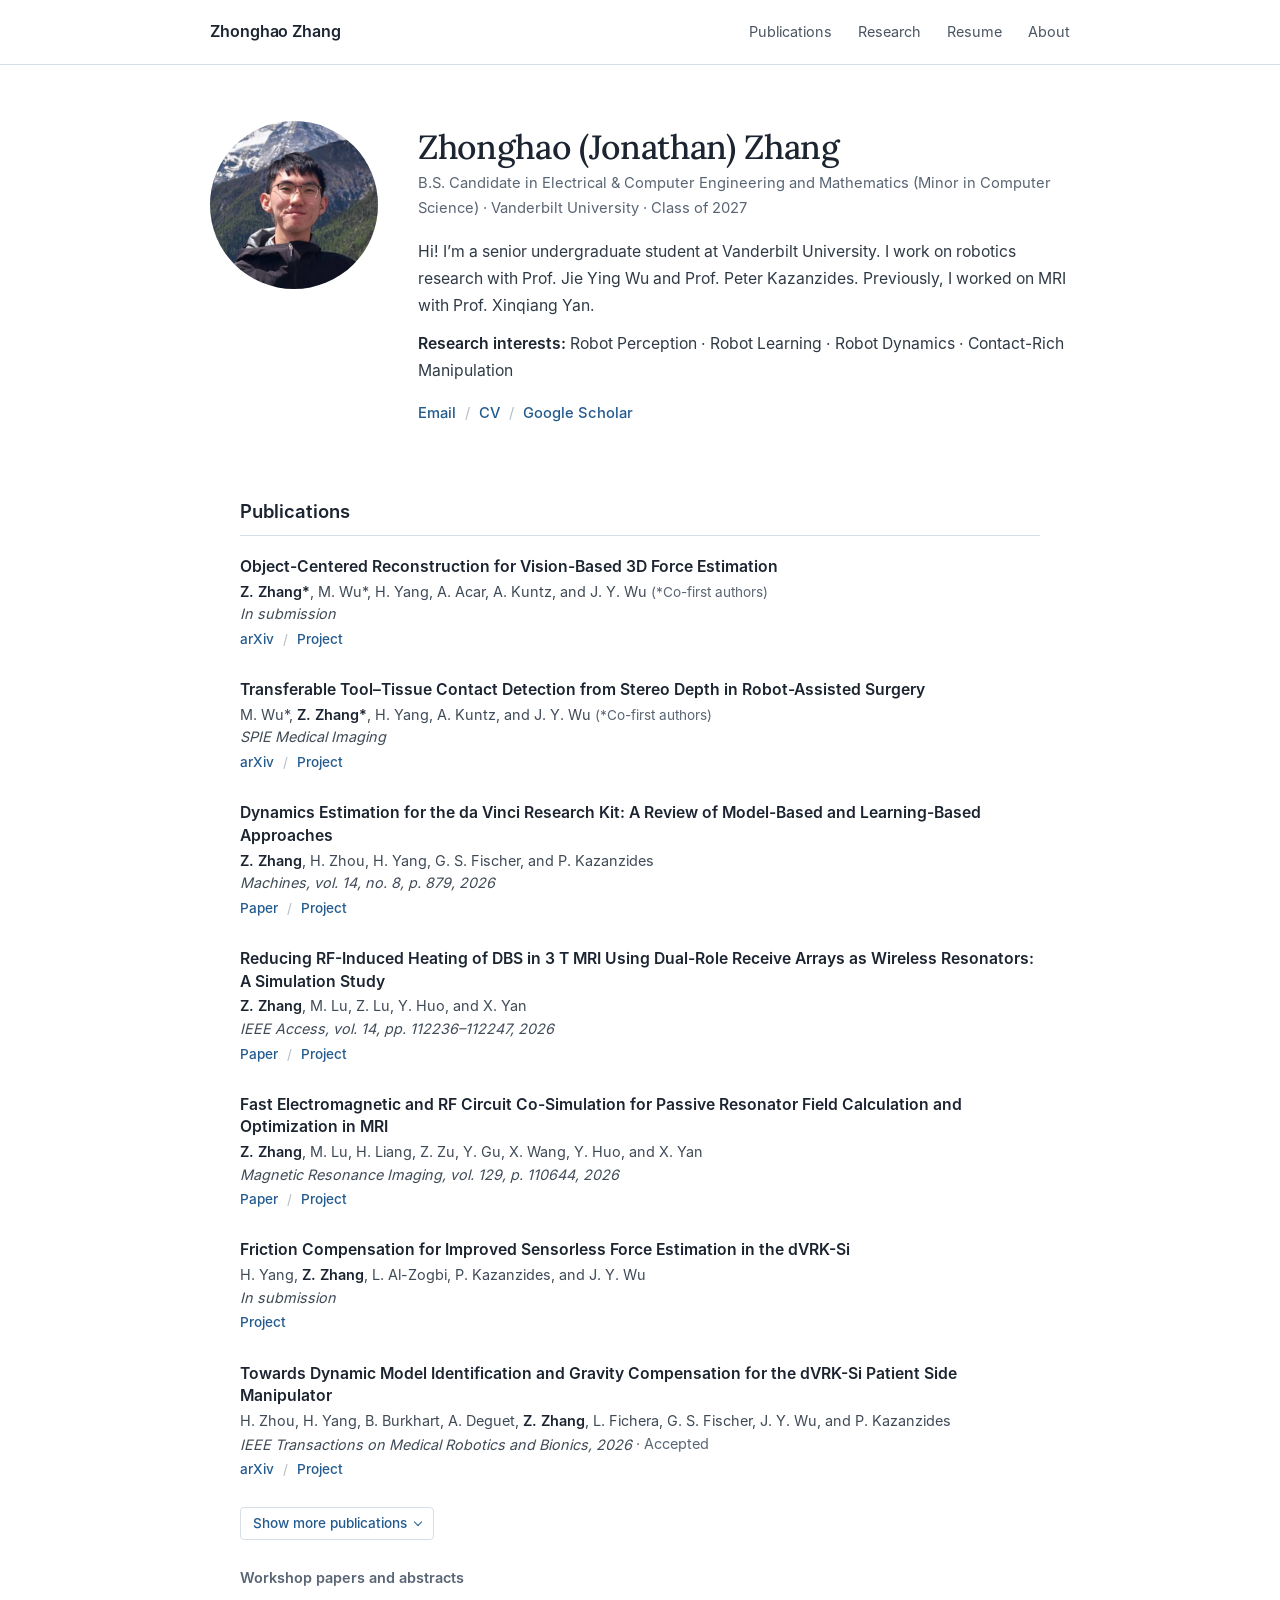
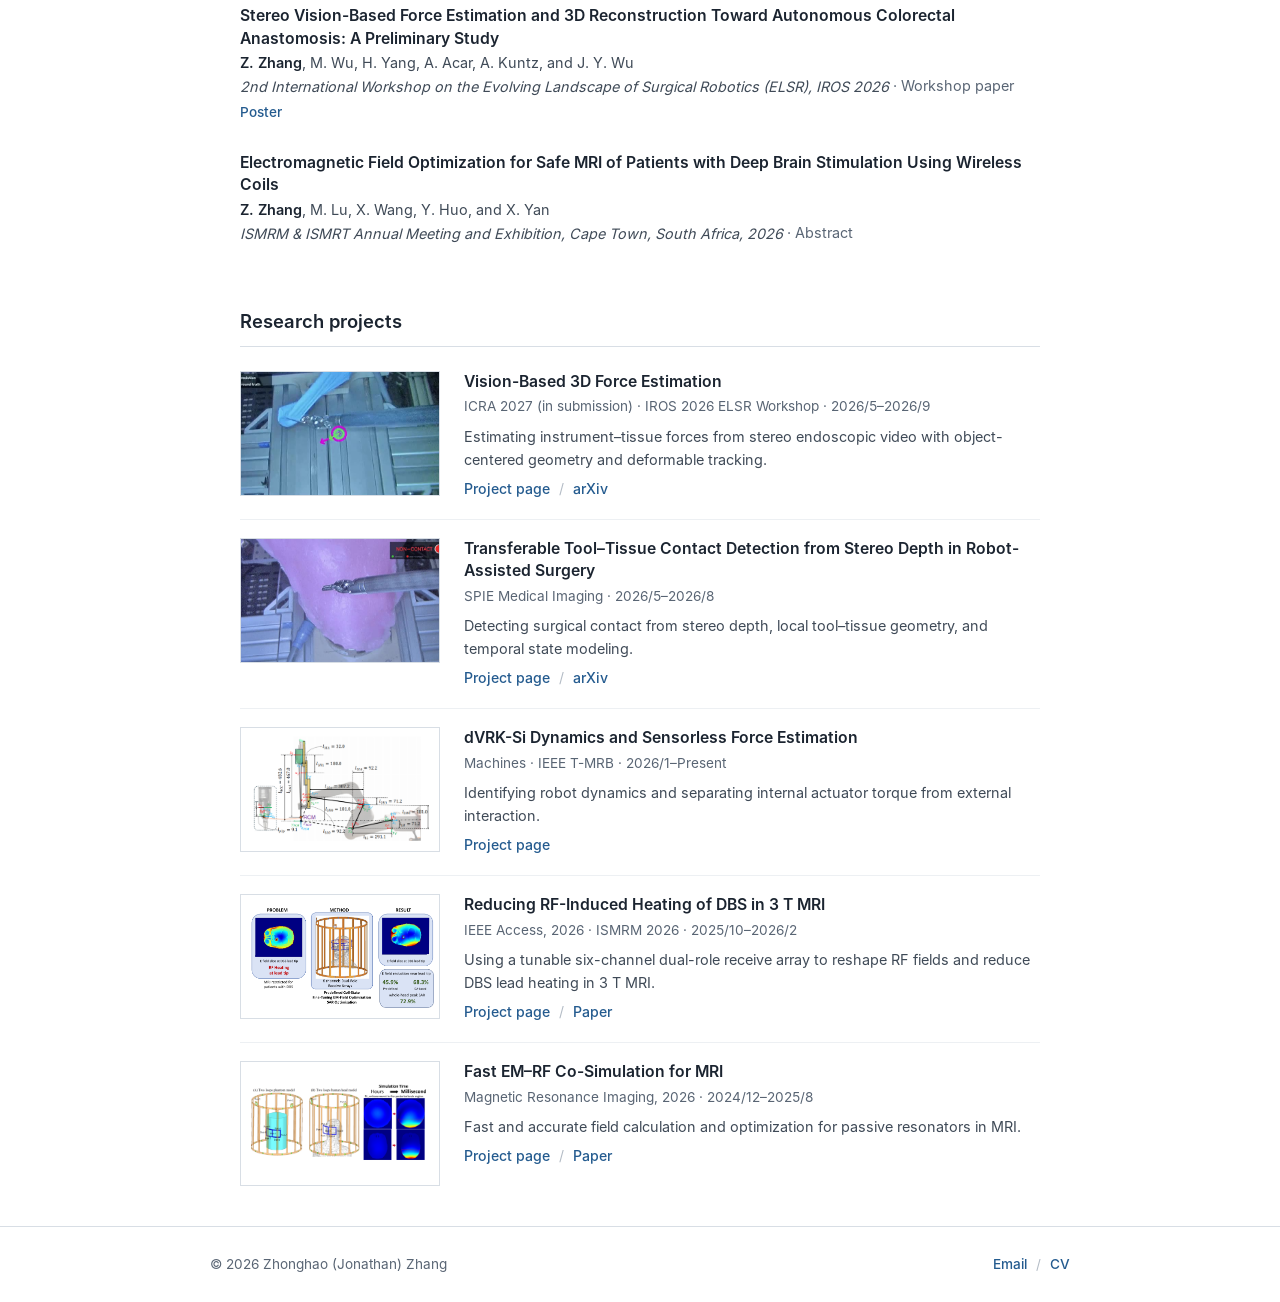
<file: index.html>
<!DOCTYPE html>
<html lang="en"><head><meta charset="utf-8"><meta name="viewport" content="width=device-width, initial-scale=1"><link rel="preload" href="zhonghao-zhang-portrait.png" as="image"><link rel="preload" href="research/dvrk/dynamics-thumb.png" as="image"><link rel="preload" href="research/dbs/graphical-abstract-cover.png" as="image"><link rel="preload" href="research/em-rf/paper-cover.png" as="image"><link rel="stylesheet" href="_next/static/css/index.x5koiVtR.css" data-rsc-css-href="/_next/static/css/index.x5koiVtR.css" data-precedence="vite-rsc/importer-resources"><title>Zhonghao Zhang · Robotics Research</title><meta name="description" content="Zhonghao Zhang researches robot perception, physical interaction, dynamics, and learning for surgical and contact-rich robotics."><link rel="shortcut icon" href="favicon.svg"><link rel="icon" href="favicon.svg"></head><body><header class="site-header"><div class="shell-narrow header-inner"><a href="index.html" class="brand" aria-label="Zhonghao Zhang home"><span class="brand-name">Zhonghao Zhang</span></a><nav aria-label="Primary navigation" class="main-nav"><a href="index.html#publications">Publications</a><a href="index.html#research">Research</a><a href="resume/index.html">Resume</a><a href="about/index.html">About</a></nav></div></header><main><section class="home-hero shell-narrow"><img class="home-photo" src="zhonghao-zhang-portrait.png" alt="Zhonghao Zhang"><div class="home-intro"><h1>Zhonghao (Jonathan) Zhang</h1><p class="home-role">B.S. Candidate in Electrical &amp; Computer Engineering and Mathematics (Minor in Computer Science) · Vanderbilt University · Class of 2027</p><p>Hi! I’m a senior undergraduate student at Vanderbilt University. I work on robotics research with Prof. Jie Ying Wu and Prof. Peter Kazanzides. Previously, I worked on MRI with Prof. Xinqiang Yan.</p><p class="home-keywords"><span>Research interests:</span> <!-- -->Robot Perception · Robot Learning · Robot Dynamics · Contact-Rich Manipulation</p><div class="link-row home-links"><a href="mailto:zhonghao.zhang@vanderbilt.edu">Email</a><a href="Zhonghao_Zhang_Resume.pdf">CV</a><a href="https://scholar.google.com/citations?user=4jNN4sIAAAAJ&amp;hl=en" target="_blank" rel="noreferrer">Google Scholar</a></div></div></section><section class="home-section home-content-narrow" id="publications"><h2>Publications</h2><ol class="pub-list"><li class="pub-item"><p class="pub-title">Object-Centered Reconstruction for Vision-Based 3D Force Estimation</p><p class="pub-authors"><strong>Z. Zhang*</strong>, M. Wu*, H. Yang, A. Acar, A. Kuntz, and J. Y. Wu<span class="pub-note"> (<!-- -->*Co-first authors<!-- -->)</span></p><p class="pub-venue"><em>In submission</em></p><p class="link-row"><a href="https://arxiv.org/abs/2609.23856" target="_blank" rel="noreferrer">arXiv</a><a href="research/vision-force-estimation/index.html">Project</a></p></li><li class="pub-item"><p class="pub-title">Transferable Tool–Tissue Contact Detection from Stereo Depth in Robot-Assisted Surgery</p><p class="pub-authors">M. Wu*, <strong>Z. Zhang*</strong>, H. Yang, A. Kuntz, and J. Y. Wu<span class="pub-note"> (<!-- -->*Co-first authors<!-- -->)</span></p><p class="pub-venue"><em>SPIE Medical Imaging</em></p><p class="link-row"><a href="https://arxiv.org/abs/2608.18270" target="_blank" rel="noreferrer">arXiv</a><a href="research/tool-tissue-contact/index.html">Project</a></p></li><li class="pub-item"><p class="pub-title">Dynamics Estimation for the da Vinci Research Kit: A Review of Model-Based and Learning-Based Approaches</p><p class="pub-authors"><strong>Z. Zhang</strong>, H. Zhou, H. Yang, G. S. Fischer, and P. Kazanzides</p><p class="pub-venue"><em>Machines, vol. 14, no. 8, p. 879, 2026</em></p><p class="link-row"><a href="https://www.mdpi.com/2075-1702/14/8/879" target="_blank" rel="noreferrer">Paper</a><a href="research/dvrk-dynamics/index.html">Project</a></p></li><li class="pub-item"><p class="pub-title">Reducing RF-Induced Heating of DBS in 3 T MRI Using Dual-Role Receive Arrays as Wireless Resonators: A Simulation Study</p><p class="pub-authors"><strong>Z. Zhang</strong>, M. Lu, Z. Lu, Y. Huo, and X. Yan</p><p class="pub-venue"><em>IEEE Access, vol. 14, pp. 112236–112247, 2026</em></p><p class="link-row"><a href="https://doi.org/10.1109/ACCESS.2026.3713428" target="_blank" rel="noreferrer">Paper</a><a href="research/dbs-mri-safety/index.html">Project</a></p></li><li class="pub-item"><p class="pub-title">Fast Electromagnetic and RF Circuit Co-Simulation for Passive Resonator Field Calculation and Optimization in MRI</p><p class="pub-authors"><strong>Z. Zhang</strong>, M. Lu, H. Liang, Z. Zu, Y. Gu, X. Wang, Y. Huo, and X. Yan</p><p class="pub-venue"><em>Magnetic Resonance Imaging, vol. 129, p. 110644, 2026</em></p><p class="link-row"><a href="https://doi.org/10.1016/j.mri.2026.110644" target="_blank" rel="noreferrer">Paper</a><a href="research/em-rf-cosimulation/index.html">Project</a></p></li><li class="pub-item"><p class="pub-title">Friction Compensation for Improved Sensorless Force Estimation in the dVRK-Si</p><p class="pub-authors">H. Yang, <strong>Z. Zhang</strong>, L. Al-Zogbi, P. Kazanzides, and J. Y. Wu</p><p class="pub-venue"><em>In submission</em></p><p class="link-row"><a href="research/dvrk-dynamics/index.html">Project</a></p></li><li class="pub-item"><p class="pub-title">Towards Dynamic Model Identification and Gravity Compensation for the dVRK-Si Patient Side Manipulator</p><p class="pub-authors">H. Zhou, H. Yang, B. Burkhart, A. Deguet, <strong>Z. Zhang</strong>, L. Fichera, G. S. Fischer, J. Y. Wu, and P. Kazanzides</p><p class="pub-venue"><em>IEEE Transactions on Medical Robotics and Bionics, 2026</em><span class="pub-status"> · <!-- -->Accepted</span></p><p class="link-row"><a href="https://arxiv.org/abs/2603.12099" target="_blank" rel="noreferrer">arXiv</a><a href="research/dvrk-dynamics/index.html">Project</a></p></li></ol><div class="pub-more-list" id="pub-more-list" hidden><ol class="pub-list"><li class="pub-item"><p class="pub-title">Monocular Depth Estimation Use and Accuracy in Simulated Endoscopic Environments</p><p class="pub-authors">P. R. Landman, V. A. Landman, M. Rao, <strong>Z. Zhang</strong>, M. Wu, J. Y. Wu, and D. Moyer</p><p class="pub-venue"><em>SPIE Medical Imaging</em></p></li></ol></div><button type="button" class="pub-more-btn" aria-expanded="false" aria-controls="pub-more-list"><span class="pub-more-closed">Show more publications</span><span class="pub-more-open">Show fewer publications</span></button><script>document.querySelectorAll(".pub-more-btn").forEach(function(b){b.addEventListener("click",function(){var l=document.getElementById(b.getAttribute("aria-controls"));var o=b.getAttribute("aria-expanded")!=="true";l.hidden=!o;b.setAttribute("aria-expanded",String(o));});});</script><h3 class="pub-subheading">Workshop papers and abstracts</h3><ol class="pub-list"><li class="pub-item"><p class="pub-title">Stereo Vision-Based Force Estimation and 3D Reconstruction Toward Autonomous Colorectal Anastomosis: A Preliminary Study</p><p class="pub-authors"><strong>Z. Zhang</strong>, M. Wu, H. Yang, A. Acar, A. Kuntz, and J. Y. Wu</p><p class="pub-venue"><em>2nd International Workshop on the Evolving Landscape of Surgical Robotics (ELSR), IROS 2026</em><span class="pub-status"> · <!-- -->Workshop paper</span></p><p class="link-row"><a href="vision-force-poster.pdf" target="_blank" rel="noreferrer">Poster</a></p></li><li class="pub-item"><p class="pub-title">Electromagnetic Field Optimization for Safe MRI of Patients with Deep Brain Stimulation Using Wireless Coils</p><p class="pub-authors"><strong>Z. Zhang</strong>, M. Lu, X. Wang, Y. Huo, and X. Yan</p><p class="pub-venue"><em>ISMRM &amp; ISMRT Annual Meeting and Exhibition, Cape Town, South Africa, 2026</em><span class="pub-status"> · <!-- -->Abstract</span></p></li></ol></section><section class="home-section home-content-narrow" id="research"><h2>Research projects</h2><ul class="project-rows"><li class="project-row-item"><a class="project-thumb" href="research/vision-force-estimation/index.html" aria-label="View Vision-Based 3D Force Estimation"><video src="research/vision-force/cover-01.mp4" poster="research/vision-force/cover-01.jpg" muted="" loop="" playsinline="" preload="none" aria-label="Vision-Based 3D Force Estimation"></video></a><div class="project-row-copy"><h3><a href="research/vision-force-estimation/index.html">Vision-Based 3D Force Estimation</a></h3><p class="project-row-venue">ICRA 2027 (in submission) · IROS 2026 ELSR Workshop<!-- --> · <!-- -->2026/5–2026/9</p><p class="project-row-summary">Estimating instrument–tissue forces from stereo endoscopic video with object-centered geometry and deformable tracking.</p><p class="link-row"><a href="research/vision-force-estimation/index.html">Project page</a><a href="https://arxiv.org/abs/2609.23856" target="_blank" rel="noreferrer">arXiv</a></p></div></li><li class="project-row-item"><a class="project-thumb" href="research/tool-tissue-contact/index.html" aria-label="View Transferable Tool–Tissue Contact Detection from Stereo Depth in Robot-Assisted Surgery"><video src="research/contact/cover-02.mp4" poster="research/contact/cover-02.jpg" muted="" loop="" playsinline="" preload="none" aria-label="Transferable Tool–Tissue Contact Detection from Stereo Depth in Robot-Assisted Surgery"></video></a><div class="project-row-copy"><h3><a href="research/tool-tissue-contact/index.html">Transferable Tool–Tissue Contact Detection from Stereo Depth in Robot-Assisted Surgery</a></h3><p class="project-row-venue">SPIE Medical Imaging<!-- --> · <!-- -->2026/5–2026/8</p><p class="project-row-summary">Detecting surgical contact from stereo depth, local tool–tissue geometry, and temporal state modeling.</p><p class="link-row"><a href="research/tool-tissue-contact/index.html">Project page</a><a href="https://arxiv.org/abs/2608.18270" target="_blank" rel="noreferrer">arXiv</a></p></div></li><li class="project-row-item"><a class="project-thumb" href="research/dvrk-dynamics/index.html" aria-label="View dVRK-Si Dynamics and Sensorless Force Estimation"><img src="research/dvrk/dynamics-thumb.png" alt=""></a><div class="project-row-copy"><h3><a href="research/dvrk-dynamics/index.html">dVRK-Si Dynamics and Sensorless Force Estimation</a></h3><p class="project-row-venue">Machines · IEEE T-MRB<!-- --> · <!-- -->2026/1–Present</p><p class="project-row-summary">Identifying robot dynamics and separating internal actuator torque from external interaction.</p><p class="link-row"><a href="research/dvrk-dynamics/index.html">Project page</a></p></div></li><li class="project-row-item"><a class="project-thumb" href="research/dbs-mri-safety/index.html" aria-label="View Reducing RF-Induced Heating of DBS in 3 T MRI"><img src="research/dbs/graphical-abstract-cover.png" alt=""></a><div class="project-row-copy"><h3><a href="research/dbs-mri-safety/index.html">Reducing RF-Induced Heating of DBS in 3 T MRI</a></h3><p class="project-row-venue">IEEE Access, 2026 · ISMRM 2026<!-- --> · <!-- -->2025/10–2026/2</p><p class="project-row-summary">Using a tunable six-channel dual-role receive array to reshape RF fields and reduce DBS lead heating in 3 T MRI.</p><p class="link-row"><a href="research/dbs-mri-safety/index.html">Project page</a><a href="https://doi.org/10.1109/ACCESS.2026.3713428" target="_blank" rel="noreferrer">Paper</a></p></div></li><li class="project-row-item"><a class="project-thumb" href="research/em-rf-cosimulation/index.html" aria-label="View Fast EM–RF Co-Simulation for MRI"><img src="research/em-rf/paper-cover.png" alt=""></a><div class="project-row-copy"><h3><a href="research/em-rf-cosimulation/index.html">Fast EM–RF Co-Simulation for MRI</a></h3><p class="project-row-venue">Magnetic Resonance Imaging, 2026<!-- --> · <!-- -->2024/12–2025/8</p><p class="project-row-summary">Fast and accurate field calculation and optimization for passive resonators in MRI.</p><p class="link-row"><a href="research/em-rf-cosimulation/index.html">Project page</a><a href="https://doi.org/10.1016/j.mri.2026.110644" target="_blank" rel="noreferrer">Paper</a></p></div></li></ul></section></main><footer class="site-footer"><div class="shell-narrow footer-inner"><p>© <!-- -->2026<!-- --> <!-- -->Zhonghao (Jonathan) Zhang</p><div class="link-row footer-links"><a href="mailto:zhonghao.zhang@vanderbilt.edu">Email</a><a href="Zhonghao_Zhang_Resume.pdf">CV</a></div></div></footer><script>(()=>{const reduced=matchMedia('(prefers-reduced-motion: reduce)').matches;const observer=new IntersectionObserver(entries=>entries.forEach(({target,isIntersecting})=>{if(isIntersecting&&!reduced)target.play().catch(()=>{});else target.pause()}),{rootMargin:'200px'});document.querySelectorAll('video').forEach(v=>{v.muted=true;v.addEventListener('click',()=>v.paused?v.play():v.pause());observer.observe(v)})})();</script></body></html>
</file>
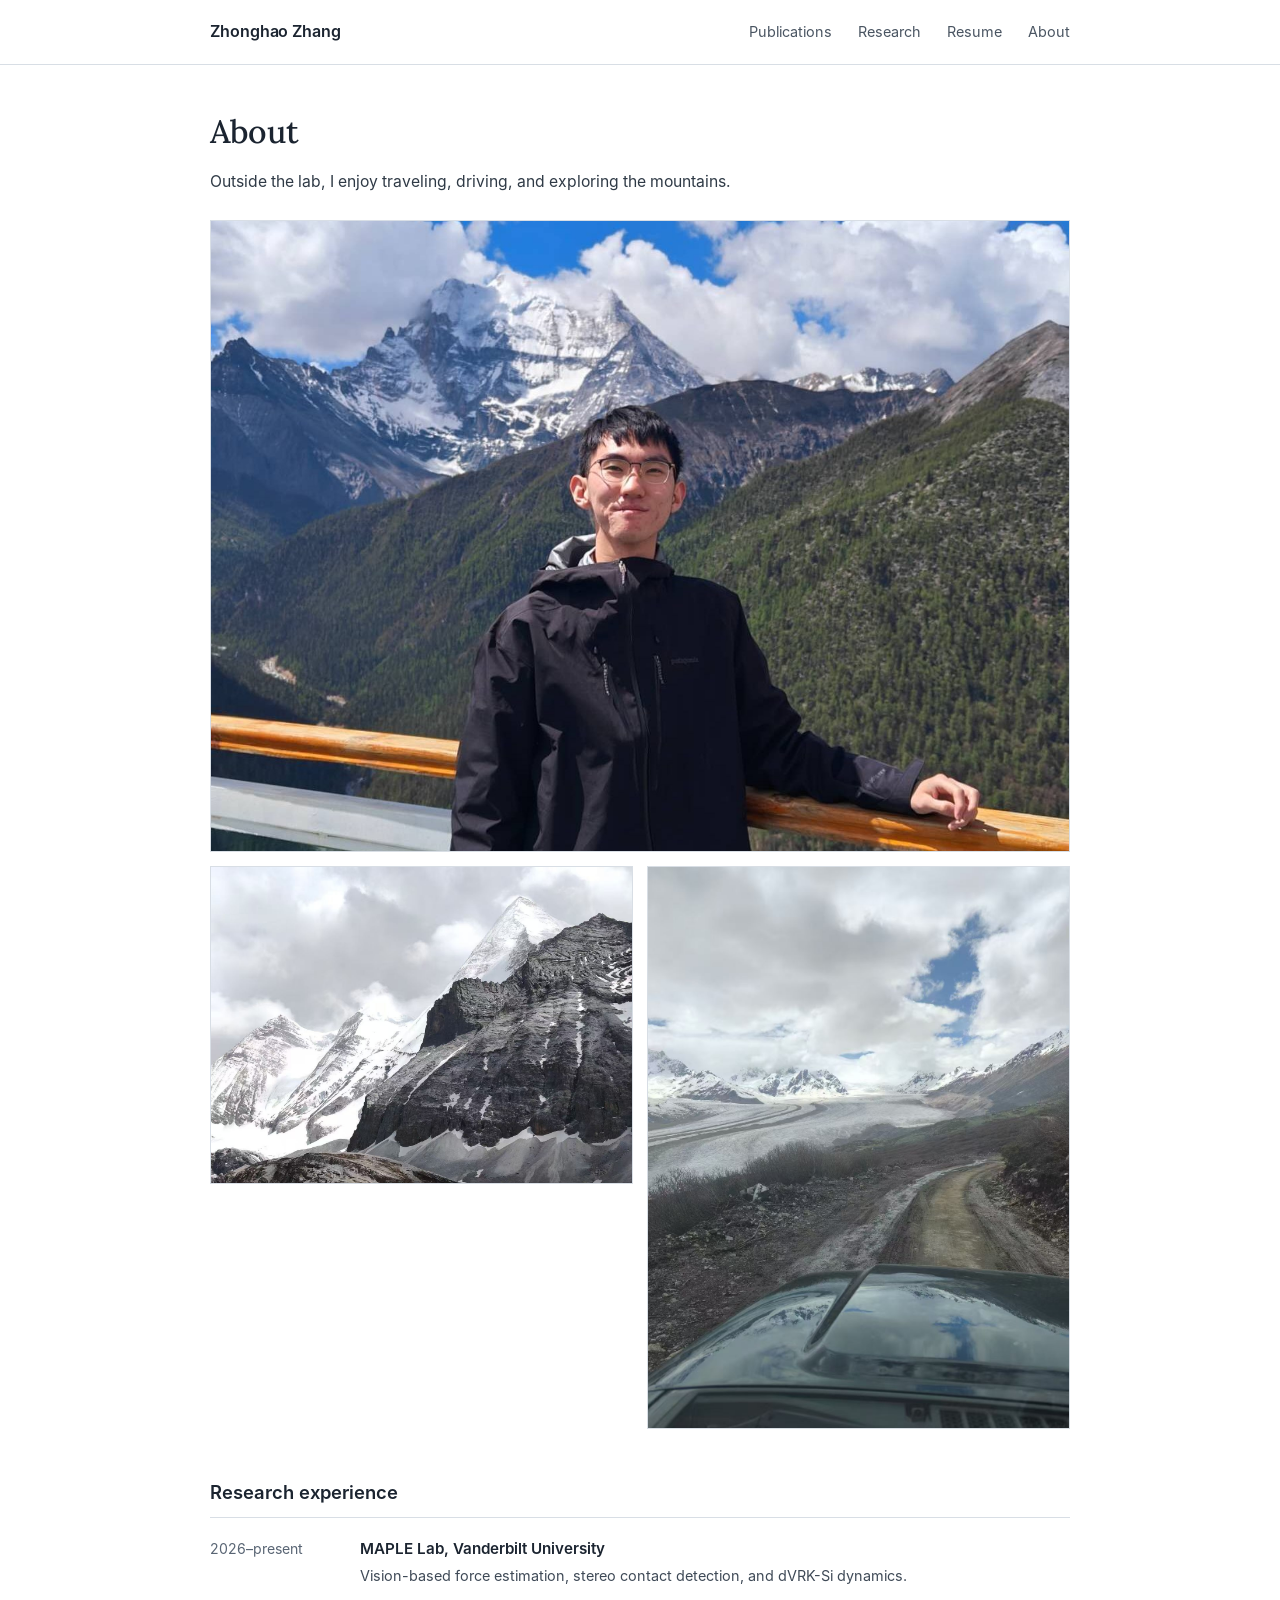
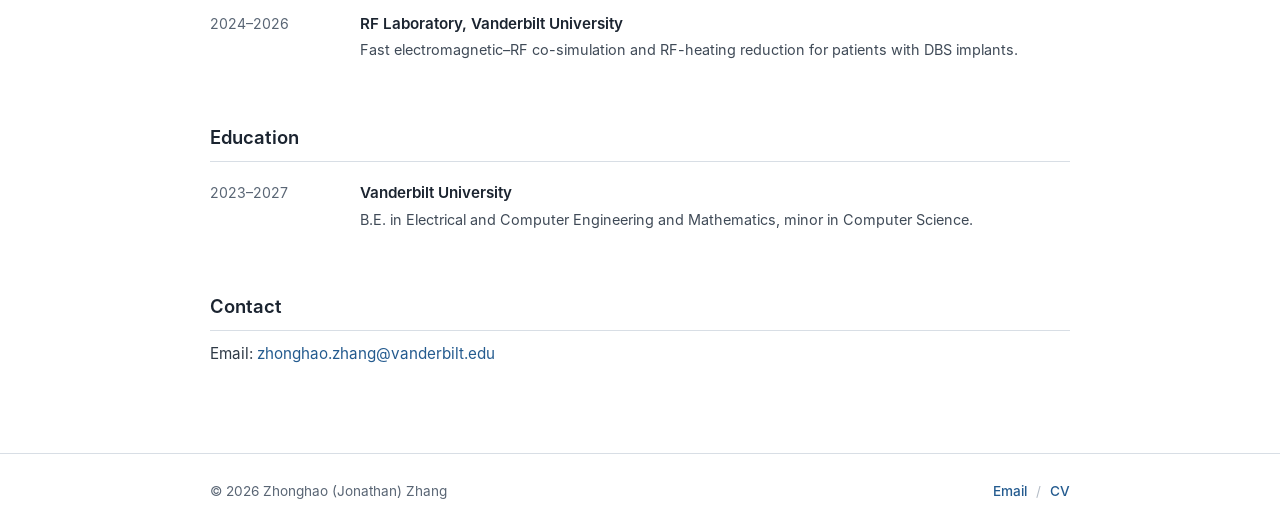
<file: about/index.html>
<!DOCTYPE html>
<html lang="en"><head><meta charset="utf-8"><meta name="viewport" content="width=device-width, initial-scale=1"><link rel="preload" href="travel-snow-mountain.jpg" as="image"><link rel="preload" href="travel-mountain.jpg" as="image"><link rel="preload" href="travel-road.jpg" as="image"><link rel="stylesheet" href="../_next/static/css/index.x5koiVtR.css" data-rsc-css-href="/_next/static/css/index.x5koiVtR.css" data-precedence="vite-rsc/importer-resources"><title>About · Zhonghao Zhang</title><meta name="description" content="Zhonghao Zhang researches robot perception, physical interaction, dynamics, and learning for surgical and contact-rich robotics."><link rel="shortcut icon" href="../favicon.svg"><link rel="icon" href="../favicon.svg"></head><body><header class="site-header"><div class="shell-narrow header-inner"><a href="../index.html" class="brand" aria-label="Zhonghao Zhang home"><span class="brand-name">Zhonghao Zhang</span></a><nav aria-label="Primary navigation" class="main-nav"><a href="../index.html#publications">Publications</a><a href="../index.html#research">Research</a><a href="../resume/index.html">Resume</a><a href="index.html">About</a></nav></div></header><main class="shell-narrow simple-page"><h1>About</h1><p>Outside the lab, I enjoy traveling, driving, and exploring the mountains.</p><div class="about-photo-grid" aria-label="Travel photos"><img class="about-photo-featured" src="travel-snow-mountain.jpg" alt="Travel photo in front of a snow-capped mountain"><img src="travel-mountain.jpg" alt="Snow-covered mountain landscape"><img src="travel-road.jpg" alt="Mountain road and glacier viewed from a car"></div><section class="home-section"><h2>Research experience</h2><ul class="entry-list"><li><span class="entry-when">2026–present</span><div><p class="entry-where">MAPLE Lab, Vanderbilt University</p><p class="entry-what">Vision-based force estimation, stereo contact detection, and dVRK-Si dynamics.</p></div></li><li><span class="entry-when">2024–2026</span><div><p class="entry-where">RF Laboratory, Vanderbilt University</p><p class="entry-what">Fast electromagnetic–RF co-simulation and RF-heating reduction for patients with DBS implants.</p></div></li></ul></section><section class="home-section"><h2>Education</h2><ul class="entry-list"><li><span class="entry-when">2023–2027</span><div><p class="entry-where">Vanderbilt University</p><p class="entry-what">B.E. in Electrical and Computer Engineering and Mathematics, minor in Computer Science.</p></div></li></ul></section><section class="home-section"><h2>Contact</h2><p>Email: <a class="inline-link" href="mailto:zhonghao.zhang@vanderbilt.edu">zhonghao.zhang@vanderbilt.edu</a></p></section></main><footer class="site-footer"><div class="shell-narrow footer-inner"><p>© <!-- -->2026<!-- --> <!-- -->Zhonghao (Jonathan) Zhang</p><div class="link-row footer-links"><a href="mailto:zhonghao.zhang@vanderbilt.edu">Email</a><a href="../Zhonghao_Zhang_Resume.pdf">CV</a></div></div></footer><script>(()=>{const reduced=matchMedia('(prefers-reduced-motion: reduce)').matches;const observer=new IntersectionObserver(entries=>entries.forEach(({target,isIntersecting})=>{if(isIntersecting&&!reduced)target.play().catch(()=>{});else target.pause()}),{rootMargin:'200px'});document.querySelectorAll('video').forEach(v=>{v.muted=true;v.addEventListener('click',()=>v.paused?v.play():v.pause());observer.observe(v)})})();</script></body></html>
</file>
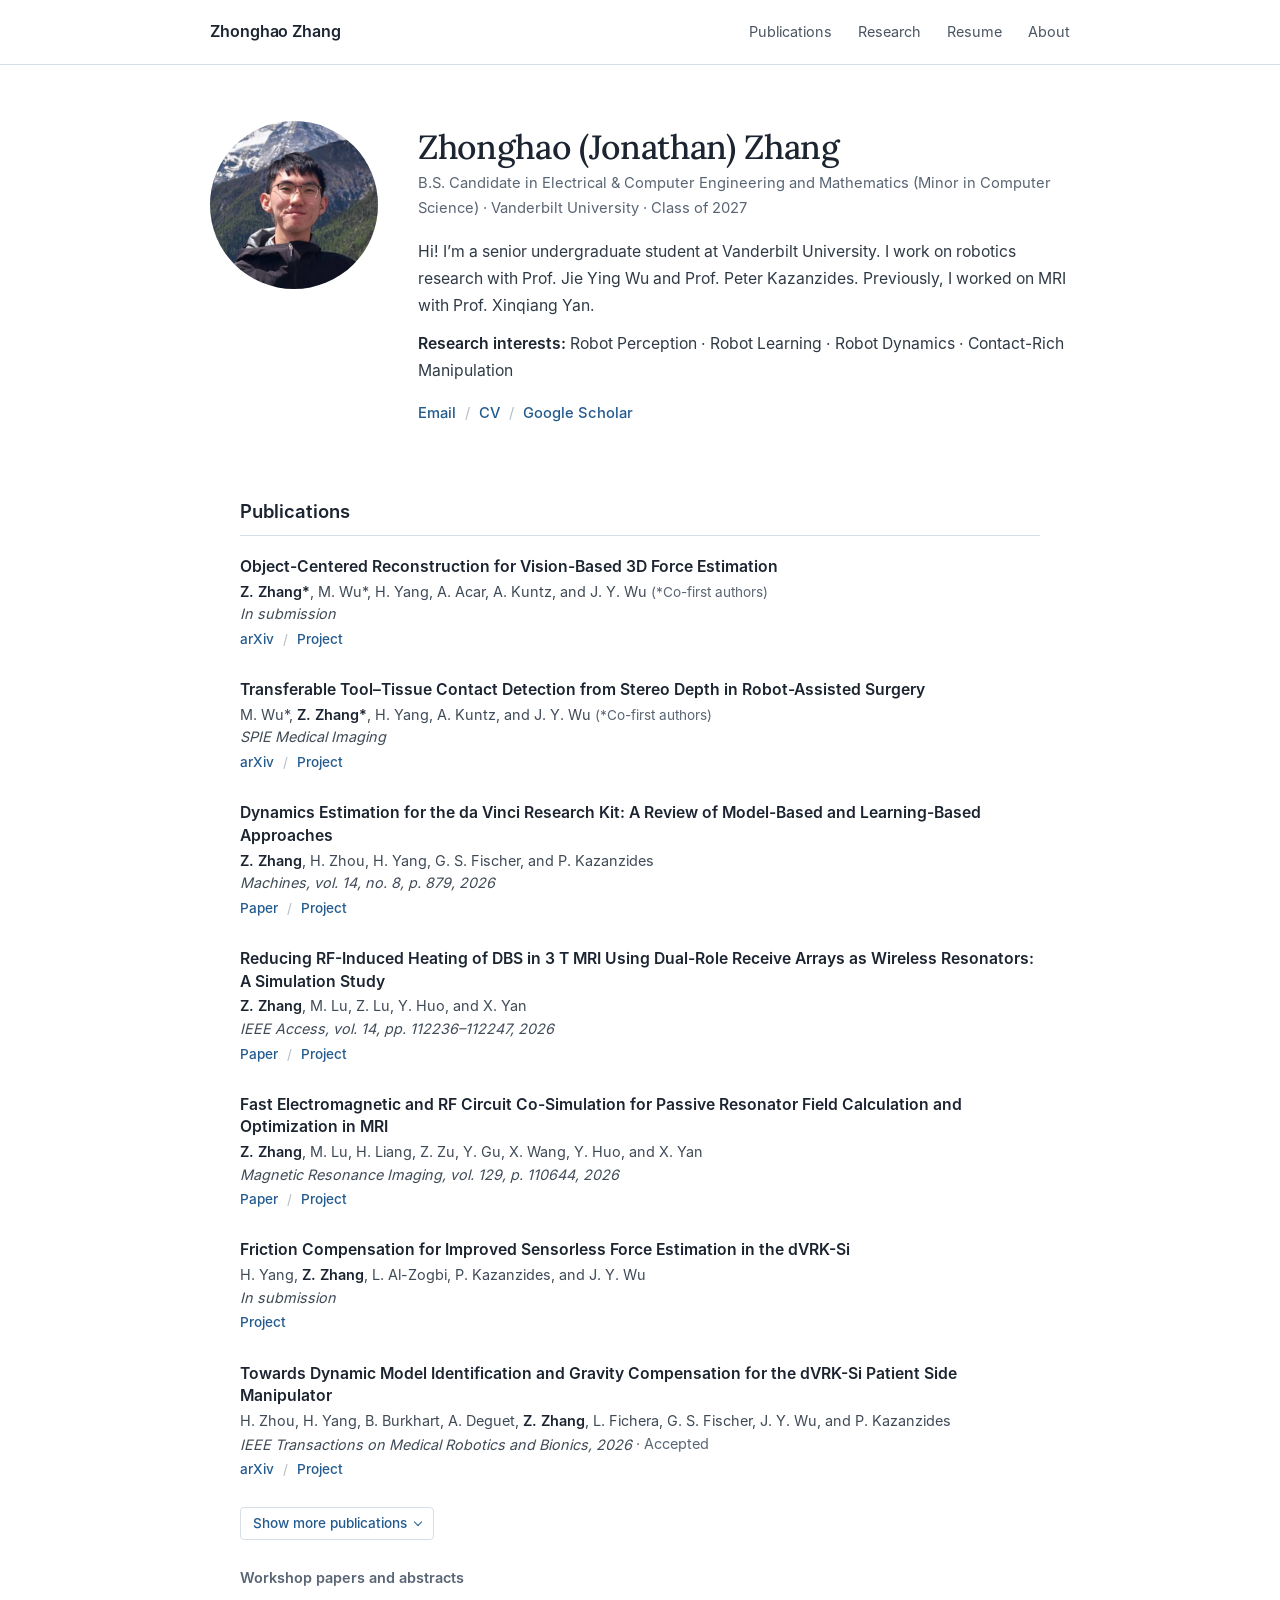
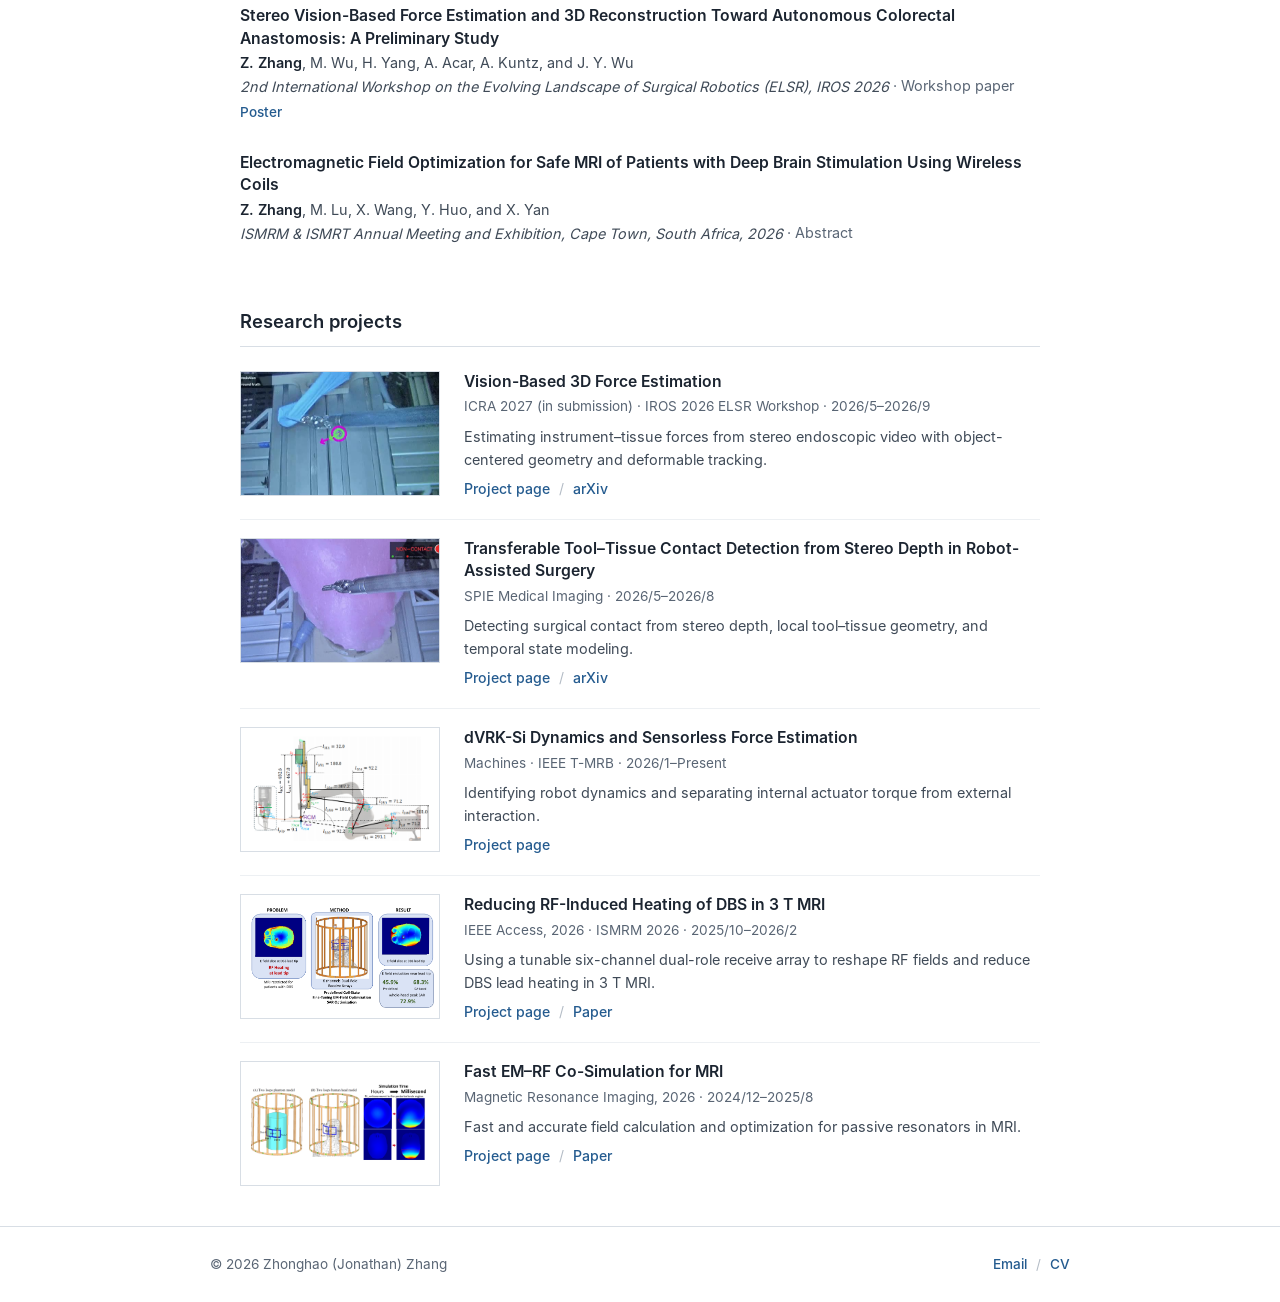
<file: publications/index.html>
<!DOCTYPE html>
<html lang="en"><head><meta charset="utf-8"><meta name="viewport" content="width=device-width, initial-scale=1"><link rel="preload" href="../zhonghao-zhang-portrait.png" as="image"><link rel="preload" href="../research/dvrk/dynamics-thumb.png" as="image"><link rel="preload" href="../research/dbs/graphical-abstract-cover.png" as="image"><link rel="preload" href="../research/em-rf/paper-cover.png" as="image"><link rel="stylesheet" href="../_next/static/css/index.x5koiVtR.css" data-rsc-css-href="/_next/static/css/index.x5koiVtR.css" data-precedence="vite-rsc/importer-resources"><title>Zhonghao Zhang · Robotics Research</title><meta name="description" content="Zhonghao Zhang researches robot perception, physical interaction, dynamics, and learning for surgical and contact-rich robotics."><link rel="shortcut icon" href="../favicon.svg"><link rel="icon" href="../favicon.svg"></head><body><header class="site-header"><div class="shell-narrow header-inner"><a href="../index.html" class="brand" aria-label="Zhonghao Zhang home"><span class="brand-name">Zhonghao Zhang</span></a><nav aria-label="Primary navigation" class="main-nav"><a href="../index.html#publications">Publications</a><a href="../index.html#research">Research</a><a href="../resume/index.html">Resume</a><a href="../about/index.html">About</a></nav></div></header><main><section class="home-hero shell-narrow"><img class="home-photo" src="../zhonghao-zhang-portrait.png" alt="Zhonghao Zhang"><div class="home-intro"><h1>Zhonghao (Jonathan) Zhang</h1><p class="home-role">B.S. Candidate in Electrical &amp; Computer Engineering and Mathematics (Minor in Computer Science) · Vanderbilt University · Class of 2027</p><p>Hi! I’m a senior undergraduate student at Vanderbilt University. I work on robotics research with Prof. Jie Ying Wu and Prof. Peter Kazanzides. Previously, I worked on MRI with Prof. Xinqiang Yan.</p><p class="home-keywords"><span>Research interests:</span> <!-- -->Robot Perception · Robot Learning · Robot Dynamics · Contact-Rich Manipulation</p><div class="link-row home-links"><a href="mailto:zhonghao.zhang@vanderbilt.edu">Email</a><a href="../Zhonghao_Zhang_Resume.pdf">CV</a><a href="https://scholar.google.com/citations?user=4jNN4sIAAAAJ&amp;hl=en" target="_blank" rel="noreferrer">Google Scholar</a></div></div></section><section class="home-section home-content-narrow" id="publications"><h2>Publications</h2><ol class="pub-list"><li class="pub-item"><p class="pub-title">Object-Centered Reconstruction for Vision-Based 3D Force Estimation</p><p class="pub-authors"><strong>Z. Zhang*</strong>, M. Wu*, H. Yang, A. Acar, A. Kuntz, and J. Y. Wu<span class="pub-note"> (<!-- -->*Co-first authors<!-- -->)</span></p><p class="pub-venue"><em>In submission</em></p><p class="link-row"><a href="https://arxiv.org/abs/2609.23856" target="_blank" rel="noreferrer">arXiv</a><a href="../research/vision-force-estimation/index.html">Project</a></p></li><li class="pub-item"><p class="pub-title">Transferable Tool–Tissue Contact Detection from Stereo Depth in Robot-Assisted Surgery</p><p class="pub-authors">M. Wu*, <strong>Z. Zhang*</strong>, H. Yang, A. Kuntz, and J. Y. Wu<span class="pub-note"> (<!-- -->*Co-first authors<!-- -->)</span></p><p class="pub-venue"><em>SPIE Medical Imaging</em></p><p class="link-row"><a href="https://arxiv.org/abs/2608.18270" target="_blank" rel="noreferrer">arXiv</a><a href="../research/tool-tissue-contact/index.html">Project</a></p></li><li class="pub-item"><p class="pub-title">Dynamics Estimation for the da Vinci Research Kit: A Review of Model-Based and Learning-Based Approaches</p><p class="pub-authors"><strong>Z. Zhang</strong>, H. Zhou, H. Yang, G. S. Fischer, and P. Kazanzides</p><p class="pub-venue"><em>Machines, vol. 14, no. 8, p. 879, 2026</em></p><p class="link-row"><a href="https://www.mdpi.com/2075-1702/14/8/879" target="_blank" rel="noreferrer">Paper</a><a href="../research/dvrk-dynamics/index.html">Project</a></p></li><li class="pub-item"><p class="pub-title">Reducing RF-Induced Heating of DBS in 3 T MRI Using Dual-Role Receive Arrays as Wireless Resonators: A Simulation Study</p><p class="pub-authors"><strong>Z. Zhang</strong>, M. Lu, Z. Lu, Y. Huo, and X. Yan</p><p class="pub-venue"><em>IEEE Access, vol. 14, pp. 112236–112247, 2026</em></p><p class="link-row"><a href="https://doi.org/10.1109/ACCESS.2026.3713428" target="_blank" rel="noreferrer">Paper</a><a href="../research/dbs-mri-safety/index.html">Project</a></p></li><li class="pub-item"><p class="pub-title">Fast Electromagnetic and RF Circuit Co-Simulation for Passive Resonator Field Calculation and Optimization in MRI</p><p class="pub-authors"><strong>Z. Zhang</strong>, M. Lu, H. Liang, Z. Zu, Y. Gu, X. Wang, Y. Huo, and X. Yan</p><p class="pub-venue"><em>Magnetic Resonance Imaging, vol. 129, p. 110644, 2026</em></p><p class="link-row"><a href="https://doi.org/10.1016/j.mri.2026.110644" target="_blank" rel="noreferrer">Paper</a><a href="../research/em-rf-cosimulation/index.html">Project</a></p></li><li class="pub-item"><p class="pub-title">Friction Compensation for Improved Sensorless Force Estimation in the dVRK-Si</p><p class="pub-authors">H. Yang, <strong>Z. Zhang</strong>, L. Al-Zogbi, P. Kazanzides, and J. Y. Wu</p><p class="pub-venue"><em>In submission</em></p><p class="link-row"><a href="../research/dvrk-dynamics/index.html">Project</a></p></li><li class="pub-item"><p class="pub-title">Towards Dynamic Model Identification and Gravity Compensation for the dVRK-Si Patient Side Manipulator</p><p class="pub-authors">H. Zhou, H. Yang, B. Burkhart, A. Deguet, <strong>Z. Zhang</strong>, L. Fichera, G. S. Fischer, J. Y. Wu, and P. Kazanzides</p><p class="pub-venue"><em>IEEE Transactions on Medical Robotics and Bionics, 2026</em><span class="pub-status"> · <!-- -->Accepted</span></p><p class="link-row"><a href="https://arxiv.org/abs/2603.12099" target="_blank" rel="noreferrer">arXiv</a><a href="../research/dvrk-dynamics/index.html">Project</a></p></li></ol><div class="pub-more-list" id="pub-more-list" hidden><ol class="pub-list"><li class="pub-item"><p class="pub-title">Monocular Depth Estimation Use and Accuracy in Simulated Endoscopic Environments</p><p class="pub-authors">P. R. Landman, V. A. Landman, M. Rao, <strong>Z. Zhang</strong>, M. Wu, J. Y. Wu, and D. Moyer</p><p class="pub-venue"><em>SPIE Medical Imaging</em></p></li></ol></div><button type="button" class="pub-more-btn" aria-expanded="false" aria-controls="pub-more-list"><span class="pub-more-closed">Show more publications</span><span class="pub-more-open">Show fewer publications</span></button><script>document.querySelectorAll(".pub-more-btn").forEach(function(b){b.addEventListener("click",function(){var l=document.getElementById(b.getAttribute("aria-controls"));var o=b.getAttribute("aria-expanded")!=="true";l.hidden=!o;b.setAttribute("aria-expanded",String(o));});});</script><h3 class="pub-subheading">Workshop papers and abstracts</h3><ol class="pub-list"><li class="pub-item"><p class="pub-title">Stereo Vision-Based Force Estimation and 3D Reconstruction Toward Autonomous Colorectal Anastomosis: A Preliminary Study</p><p class="pub-authors"><strong>Z. Zhang</strong>, M. Wu, H. Yang, A. Acar, A. Kuntz, and J. Y. Wu</p><p class="pub-venue"><em>2nd International Workshop on the Evolving Landscape of Surgical Robotics (ELSR), IROS 2026</em><span class="pub-status"> · <!-- -->Workshop paper</span></p><p class="link-row"><a href="../vision-force-poster.pdf" target="_blank" rel="noreferrer">Poster</a></p></li><li class="pub-item"><p class="pub-title">Electromagnetic Field Optimization for Safe MRI of Patients with Deep Brain Stimulation Using Wireless Coils</p><p class="pub-authors"><strong>Z. Zhang</strong>, M. Lu, X. Wang, Y. Huo, and X. Yan</p><p class="pub-venue"><em>ISMRM &amp; ISMRT Annual Meeting and Exhibition, Cape Town, South Africa, 2026</em><span class="pub-status"> · <!-- -->Abstract</span></p></li></ol></section><section class="home-section home-content-narrow" id="research"><h2>Research projects</h2><ul class="project-rows"><li class="project-row-item"><a class="project-thumb" href="../research/vision-force-estimation/index.html" aria-label="View Vision-Based 3D Force Estimation"><video src="../research/vision-force/cover-01.mp4" poster="../research/vision-force/cover-01.jpg" muted="" loop="" playsinline="" preload="none" aria-label="Vision-Based 3D Force Estimation"></video></a><div class="project-row-copy"><h3><a href="../research/vision-force-estimation/index.html">Vision-Based 3D Force Estimation</a></h3><p class="project-row-venue">ICRA 2027 (in submission) · IROS 2026 ELSR Workshop<!-- --> · <!-- -->2026/5–2026/9</p><p class="project-row-summary">Estimating instrument–tissue forces from stereo endoscopic video with object-centered geometry and deformable tracking.</p><p class="link-row"><a href="../research/vision-force-estimation/index.html">Project page</a><a href="https://arxiv.org/abs/2609.23856" target="_blank" rel="noreferrer">arXiv</a></p></div></li><li class="project-row-item"><a class="project-thumb" href="../research/tool-tissue-contact/index.html" aria-label="View Transferable Tool–Tissue Contact Detection from Stereo Depth in Robot-Assisted Surgery"><video src="../research/contact/cover-02.mp4" poster="../research/contact/cover-02.jpg" muted="" loop="" playsinline="" preload="none" aria-label="Transferable Tool–Tissue Contact Detection from Stereo Depth in Robot-Assisted Surgery"></video></a><div class="project-row-copy"><h3><a href="../research/tool-tissue-contact/index.html">Transferable Tool–Tissue Contact Detection from Stereo Depth in Robot-Assisted Surgery</a></h3><p class="project-row-venue">SPIE Medical Imaging<!-- --> · <!-- -->2026/5–2026/8</p><p class="project-row-summary">Detecting surgical contact from stereo depth, local tool–tissue geometry, and temporal state modeling.</p><p class="link-row"><a href="../research/tool-tissue-contact/index.html">Project page</a><a href="https://arxiv.org/abs/2608.18270" target="_blank" rel="noreferrer">arXiv</a></p></div></li><li class="project-row-item"><a class="project-thumb" href="../research/dvrk-dynamics/index.html" aria-label="View dVRK-Si Dynamics and Sensorless Force Estimation"><img src="../research/dvrk/dynamics-thumb.png" alt=""></a><div class="project-row-copy"><h3><a href="../research/dvrk-dynamics/index.html">dVRK-Si Dynamics and Sensorless Force Estimation</a></h3><p class="project-row-venue">Machines · IEEE T-MRB<!-- --> · <!-- -->2026/1–Present</p><p class="project-row-summary">Identifying robot dynamics and separating internal actuator torque from external interaction.</p><p class="link-row"><a href="../research/dvrk-dynamics/index.html">Project page</a></p></div></li><li class="project-row-item"><a class="project-thumb" href="../research/dbs-mri-safety/index.html" aria-label="View Reducing RF-Induced Heating of DBS in 3 T MRI"><img src="../research/dbs/graphical-abstract-cover.png" alt=""></a><div class="project-row-copy"><h3><a href="../research/dbs-mri-safety/index.html">Reducing RF-Induced Heating of DBS in 3 T MRI</a></h3><p class="project-row-venue">IEEE Access, 2026 · ISMRM 2026<!-- --> · <!-- -->2025/10–2026/2</p><p class="project-row-summary">Using a tunable six-channel dual-role receive array to reshape RF fields and reduce DBS lead heating in 3 T MRI.</p><p class="link-row"><a href="../research/dbs-mri-safety/index.html">Project page</a><a href="https://doi.org/10.1109/ACCESS.2026.3713428" target="_blank" rel="noreferrer">Paper</a></p></div></li><li class="project-row-item"><a class="project-thumb" href="../research/em-rf-cosimulation/index.html" aria-label="View Fast EM–RF Co-Simulation for MRI"><img src="../research/em-rf/paper-cover.png" alt=""></a><div class="project-row-copy"><h3><a href="../research/em-rf-cosimulation/index.html">Fast EM–RF Co-Simulation for MRI</a></h3><p class="project-row-venue">Magnetic Resonance Imaging, 2026<!-- --> · <!-- -->2024/12–2025/8</p><p class="project-row-summary">Fast and accurate field calculation and optimization for passive resonators in MRI.</p><p class="link-row"><a href="../research/em-rf-cosimulation/index.html">Project page</a><a href="https://doi.org/10.1016/j.mri.2026.110644" target="_blank" rel="noreferrer">Paper</a></p></div></li></ul></section></main><footer class="site-footer"><div class="shell-narrow footer-inner"><p>© <!-- -->2026<!-- --> <!-- -->Zhonghao (Jonathan) Zhang</p><div class="link-row footer-links"><a href="mailto:zhonghao.zhang@vanderbilt.edu">Email</a><a href="../Zhonghao_Zhang_Resume.pdf">CV</a></div></div></footer><script>(()=>{const reduced=matchMedia('(prefers-reduced-motion: reduce)').matches;const observer=new IntersectionObserver(entries=>entries.forEach(({target,isIntersecting})=>{if(isIntersecting&&!reduced)target.play().catch(()=>{});else target.pause()}),{rootMargin:'200px'});document.querySelectorAll('video').forEach(v=>{v.muted=true;v.addEventListener('click',()=>v.paused?v.play():v.pause());observer.observe(v)})})();</script></body></html>
</file>
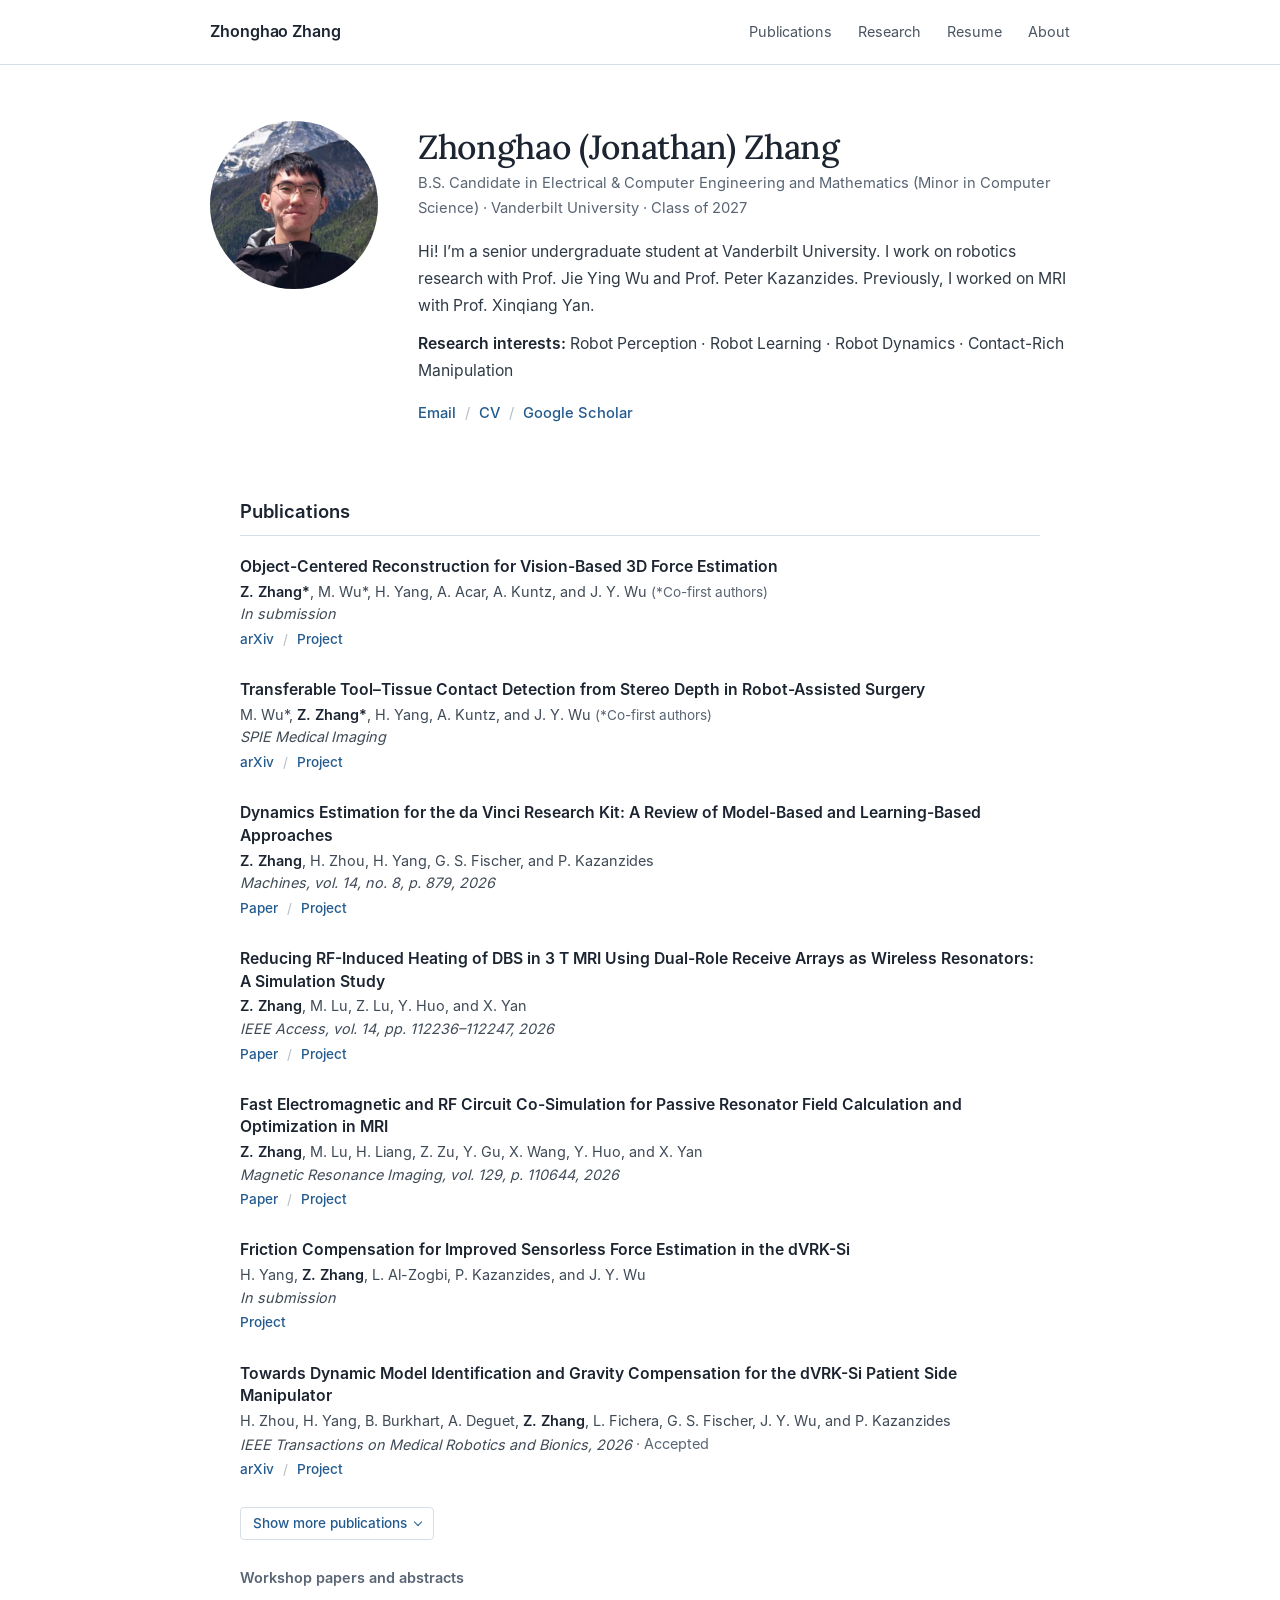
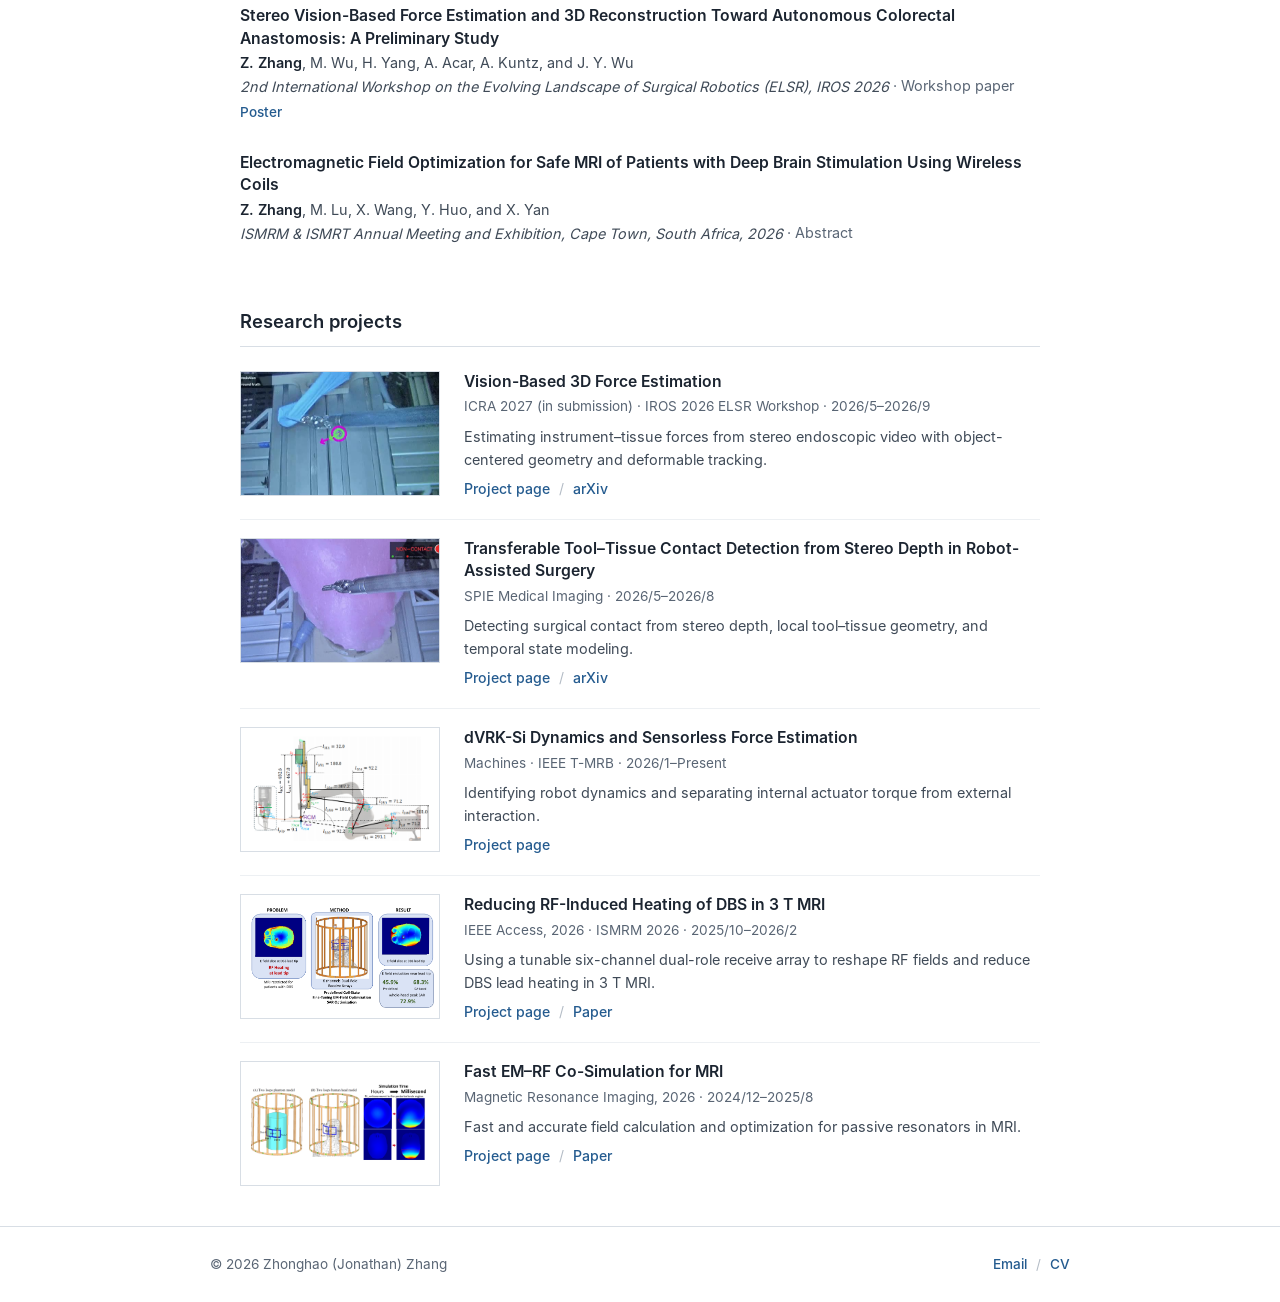
<file: research/index.html>
<!DOCTYPE html>
<html lang="en"><head><meta charset="utf-8"><meta name="viewport" content="width=device-width, initial-scale=1"><link rel="preload" href="../zhonghao-zhang-portrait.png" as="image"><link rel="preload" href="dvrk/dynamics-thumb.png" as="image"><link rel="preload" href="dbs/graphical-abstract-cover.png" as="image"><link rel="preload" href="em-rf/paper-cover.png" as="image"><link rel="stylesheet" href="../_next/static/css/index.x5koiVtR.css" data-rsc-css-href="/_next/static/css/index.x5koiVtR.css" data-precedence="vite-rsc/importer-resources"><title>Zhonghao Zhang · Robotics Research</title><meta name="description" content="Zhonghao Zhang researches robot perception, physical interaction, dynamics, and learning for surgical and contact-rich robotics."><link rel="shortcut icon" href="../favicon.svg"><link rel="icon" href="../favicon.svg"></head><body><header class="site-header"><div class="shell-narrow header-inner"><a href="../index.html" class="brand" aria-label="Zhonghao Zhang home"><span class="brand-name">Zhonghao Zhang</span></a><nav aria-label="Primary navigation" class="main-nav"><a href="../index.html#publications">Publications</a><a href="../index.html#research">Research</a><a href="../resume/index.html">Resume</a><a href="../about/index.html">About</a></nav></div></header><main><section class="home-hero shell-narrow"><img class="home-photo" src="../zhonghao-zhang-portrait.png" alt="Zhonghao Zhang"><div class="home-intro"><h1>Zhonghao (Jonathan) Zhang</h1><p class="home-role">B.S. Candidate in Electrical &amp; Computer Engineering and Mathematics (Minor in Computer Science) · Vanderbilt University · Class of 2027</p><p>Hi! I’m a senior undergraduate student at Vanderbilt University. I work on robotics research with Prof. Jie Ying Wu and Prof. Peter Kazanzides. Previously, I worked on MRI with Prof. Xinqiang Yan.</p><p class="home-keywords"><span>Research interests:</span> <!-- -->Robot Perception · Robot Learning · Robot Dynamics · Contact-Rich Manipulation</p><div class="link-row home-links"><a href="mailto:zhonghao.zhang@vanderbilt.edu">Email</a><a href="../Zhonghao_Zhang_Resume.pdf">CV</a><a href="https://scholar.google.com/citations?user=4jNN4sIAAAAJ&amp;hl=en" target="_blank" rel="noreferrer">Google Scholar</a></div></div></section><section class="home-section home-content-narrow" id="publications"><h2>Publications</h2><ol class="pub-list"><li class="pub-item"><p class="pub-title">Object-Centered Reconstruction for Vision-Based 3D Force Estimation</p><p class="pub-authors"><strong>Z. Zhang*</strong>, M. Wu*, H. Yang, A. Acar, A. Kuntz, and J. Y. Wu<span class="pub-note"> (<!-- -->*Co-first authors<!-- -->)</span></p><p class="pub-venue"><em>In submission</em></p><p class="link-row"><a href="https://arxiv.org/abs/2609.23856" target="_blank" rel="noreferrer">arXiv</a><a href="vision-force-estimation/index.html">Project</a></p></li><li class="pub-item"><p class="pub-title">Transferable Tool–Tissue Contact Detection from Stereo Depth in Robot-Assisted Surgery</p><p class="pub-authors">M. Wu*, <strong>Z. Zhang*</strong>, H. Yang, A. Kuntz, and J. Y. Wu<span class="pub-note"> (<!-- -->*Co-first authors<!-- -->)</span></p><p class="pub-venue"><em>SPIE Medical Imaging</em></p><p class="link-row"><a href="https://arxiv.org/abs/2608.18270" target="_blank" rel="noreferrer">arXiv</a><a href="tool-tissue-contact/index.html">Project</a></p></li><li class="pub-item"><p class="pub-title">Dynamics Estimation for the da Vinci Research Kit: A Review of Model-Based and Learning-Based Approaches</p><p class="pub-authors"><strong>Z. Zhang</strong>, H. Zhou, H. Yang, G. S. Fischer, and P. Kazanzides</p><p class="pub-venue"><em>Machines, vol. 14, no. 8, p. 879, 2026</em></p><p class="link-row"><a href="https://www.mdpi.com/2075-1702/14/8/879" target="_blank" rel="noreferrer">Paper</a><a href="dvrk-dynamics/index.html">Project</a></p></li><li class="pub-item"><p class="pub-title">Reducing RF-Induced Heating of DBS in 3 T MRI Using Dual-Role Receive Arrays as Wireless Resonators: A Simulation Study</p><p class="pub-authors"><strong>Z. Zhang</strong>, M. Lu, Z. Lu, Y. Huo, and X. Yan</p><p class="pub-venue"><em>IEEE Access, vol. 14, pp. 112236–112247, 2026</em></p><p class="link-row"><a href="https://doi.org/10.1109/ACCESS.2026.3713428" target="_blank" rel="noreferrer">Paper</a><a href="dbs-mri-safety/index.html">Project</a></p></li><li class="pub-item"><p class="pub-title">Fast Electromagnetic and RF Circuit Co-Simulation for Passive Resonator Field Calculation and Optimization in MRI</p><p class="pub-authors"><strong>Z. Zhang</strong>, M. Lu, H. Liang, Z. Zu, Y. Gu, X. Wang, Y. Huo, and X. Yan</p><p class="pub-venue"><em>Magnetic Resonance Imaging, vol. 129, p. 110644, 2026</em></p><p class="link-row"><a href="https://doi.org/10.1016/j.mri.2026.110644" target="_blank" rel="noreferrer">Paper</a><a href="em-rf-cosimulation/index.html">Project</a></p></li><li class="pub-item"><p class="pub-title">Friction Compensation for Improved Sensorless Force Estimation in the dVRK-Si</p><p class="pub-authors">H. Yang, <strong>Z. Zhang</strong>, L. Al-Zogbi, P. Kazanzides, and J. Y. Wu</p><p class="pub-venue"><em>In submission</em></p><p class="link-row"><a href="dvrk-dynamics/index.html">Project</a></p></li><li class="pub-item"><p class="pub-title">Towards Dynamic Model Identification and Gravity Compensation for the dVRK-Si Patient Side Manipulator</p><p class="pub-authors">H. Zhou, H. Yang, B. Burkhart, A. Deguet, <strong>Z. Zhang</strong>, L. Fichera, G. S. Fischer, J. Y. Wu, and P. Kazanzides</p><p class="pub-venue"><em>IEEE Transactions on Medical Robotics and Bionics, 2026</em><span class="pub-status"> · <!-- -->Accepted</span></p><p class="link-row"><a href="https://arxiv.org/abs/2603.12099" target="_blank" rel="noreferrer">arXiv</a><a href="dvrk-dynamics/index.html">Project</a></p></li></ol><div class="pub-more-list" id="pub-more-list" hidden><ol class="pub-list"><li class="pub-item"><p class="pub-title">Monocular Depth Estimation Use and Accuracy in Simulated Endoscopic Environments</p><p class="pub-authors">P. R. Landman, V. A. Landman, M. Rao, <strong>Z. Zhang</strong>, M. Wu, J. Y. Wu, and D. Moyer</p><p class="pub-venue"><em>SPIE Medical Imaging</em></p></li></ol></div><button type="button" class="pub-more-btn" aria-expanded="false" aria-controls="pub-more-list"><span class="pub-more-closed">Show more publications</span><span class="pub-more-open">Show fewer publications</span></button><script>document.querySelectorAll(".pub-more-btn").forEach(function(b){b.addEventListener("click",function(){var l=document.getElementById(b.getAttribute("aria-controls"));var o=b.getAttribute("aria-expanded")!=="true";l.hidden=!o;b.setAttribute("aria-expanded",String(o));});});</script><h3 class="pub-subheading">Workshop papers and abstracts</h3><ol class="pub-list"><li class="pub-item"><p class="pub-title">Stereo Vision-Based Force Estimation and 3D Reconstruction Toward Autonomous Colorectal Anastomosis: A Preliminary Study</p><p class="pub-authors"><strong>Z. Zhang</strong>, M. Wu, H. Yang, A. Acar, A. Kuntz, and J. Y. Wu</p><p class="pub-venue"><em>2nd International Workshop on the Evolving Landscape of Surgical Robotics (ELSR), IROS 2026</em><span class="pub-status"> · <!-- -->Workshop paper</span></p><p class="link-row"><a href="../vision-force-poster.pdf" target="_blank" rel="noreferrer">Poster</a></p></li><li class="pub-item"><p class="pub-title">Electromagnetic Field Optimization for Safe MRI of Patients with Deep Brain Stimulation Using Wireless Coils</p><p class="pub-authors"><strong>Z. Zhang</strong>, M. Lu, X. Wang, Y. Huo, and X. Yan</p><p class="pub-venue"><em>ISMRM &amp; ISMRT Annual Meeting and Exhibition, Cape Town, South Africa, 2026</em><span class="pub-status"> · <!-- -->Abstract</span></p></li></ol></section><section class="home-section home-content-narrow" id="research"><h2>Research projects</h2><ul class="project-rows"><li class="project-row-item"><a class="project-thumb" href="vision-force-estimation/index.html" aria-label="View Vision-Based 3D Force Estimation"><video src="vision-force/cover-01.mp4" poster="vision-force/cover-01.jpg" muted="" loop="" playsinline="" preload="none" aria-label="Vision-Based 3D Force Estimation"></video></a><div class="project-row-copy"><h3><a href="vision-force-estimation/index.html">Vision-Based 3D Force Estimation</a></h3><p class="project-row-venue">ICRA 2027 (in submission) · IROS 2026 ELSR Workshop<!-- --> · <!-- -->2026/5–2026/9</p><p class="project-row-summary">Estimating instrument–tissue forces from stereo endoscopic video with object-centered geometry and deformable tracking.</p><p class="link-row"><a href="vision-force-estimation/index.html">Project page</a><a href="https://arxiv.org/abs/2609.23856" target="_blank" rel="noreferrer">arXiv</a></p></div></li><li class="project-row-item"><a class="project-thumb" href="tool-tissue-contact/index.html" aria-label="View Transferable Tool–Tissue Contact Detection from Stereo Depth in Robot-Assisted Surgery"><video src="contact/cover-02.mp4" poster="contact/cover-02.jpg" muted="" loop="" playsinline="" preload="none" aria-label="Transferable Tool–Tissue Contact Detection from Stereo Depth in Robot-Assisted Surgery"></video></a><div class="project-row-copy"><h3><a href="tool-tissue-contact/index.html">Transferable Tool–Tissue Contact Detection from Stereo Depth in Robot-Assisted Surgery</a></h3><p class="project-row-venue">SPIE Medical Imaging<!-- --> · <!-- -->2026/5–2026/8</p><p class="project-row-summary">Detecting surgical contact from stereo depth, local tool–tissue geometry, and temporal state modeling.</p><p class="link-row"><a href="tool-tissue-contact/index.html">Project page</a><a href="https://arxiv.org/abs/2608.18270" target="_blank" rel="noreferrer">arXiv</a></p></div></li><li class="project-row-item"><a class="project-thumb" href="dvrk-dynamics/index.html" aria-label="View dVRK-Si Dynamics and Sensorless Force Estimation"><img src="dvrk/dynamics-thumb.png" alt=""></a><div class="project-row-copy"><h3><a href="dvrk-dynamics/index.html">dVRK-Si Dynamics and Sensorless Force Estimation</a></h3><p class="project-row-venue">Machines · IEEE T-MRB<!-- --> · <!-- -->2026/1–Present</p><p class="project-row-summary">Identifying robot dynamics and separating internal actuator torque from external interaction.</p><p class="link-row"><a href="dvrk-dynamics/index.html">Project page</a></p></div></li><li class="project-row-item"><a class="project-thumb" href="dbs-mri-safety/index.html" aria-label="View Reducing RF-Induced Heating of DBS in 3 T MRI"><img src="dbs/graphical-abstract-cover.png" alt=""></a><div class="project-row-copy"><h3><a href="dbs-mri-safety/index.html">Reducing RF-Induced Heating of DBS in 3 T MRI</a></h3><p class="project-row-venue">IEEE Access, 2026 · ISMRM 2026<!-- --> · <!-- -->2025/10–2026/2</p><p class="project-row-summary">Using a tunable six-channel dual-role receive array to reshape RF fields and reduce DBS lead heating in 3 T MRI.</p><p class="link-row"><a href="dbs-mri-safety/index.html">Project page</a><a href="https://doi.org/10.1109/ACCESS.2026.3713428" target="_blank" rel="noreferrer">Paper</a></p></div></li><li class="project-row-item"><a class="project-thumb" href="em-rf-cosimulation/index.html" aria-label="View Fast EM–RF Co-Simulation for MRI"><img src="em-rf/paper-cover.png" alt=""></a><div class="project-row-copy"><h3><a href="em-rf-cosimulation/index.html">Fast EM–RF Co-Simulation for MRI</a></h3><p class="project-row-venue">Magnetic Resonance Imaging, 2026<!-- --> · <!-- -->2024/12–2025/8</p><p class="project-row-summary">Fast and accurate field calculation and optimization for passive resonators in MRI.</p><p class="link-row"><a href="em-rf-cosimulation/index.html">Project page</a><a href="https://doi.org/10.1016/j.mri.2026.110644" target="_blank" rel="noreferrer">Paper</a></p></div></li></ul></section></main><footer class="site-footer"><div class="shell-narrow footer-inner"><p>© <!-- -->2026<!-- --> <!-- -->Zhonghao (Jonathan) Zhang</p><div class="link-row footer-links"><a href="mailto:zhonghao.zhang@vanderbilt.edu">Email</a><a href="../Zhonghao_Zhang_Resume.pdf">CV</a></div></div></footer><script>(()=>{const reduced=matchMedia('(prefers-reduced-motion: reduce)').matches;const observer=new IntersectionObserver(entries=>entries.forEach(({target,isIntersecting})=>{if(isIntersecting&&!reduced)target.play().catch(()=>{});else target.pause()}),{rootMargin:'200px'});document.querySelectorAll('video').forEach(v=>{v.muted=true;v.addEventListener('click',()=>v.paused?v.play():v.pause());observer.observe(v)})})();</script></body></html>
</file>
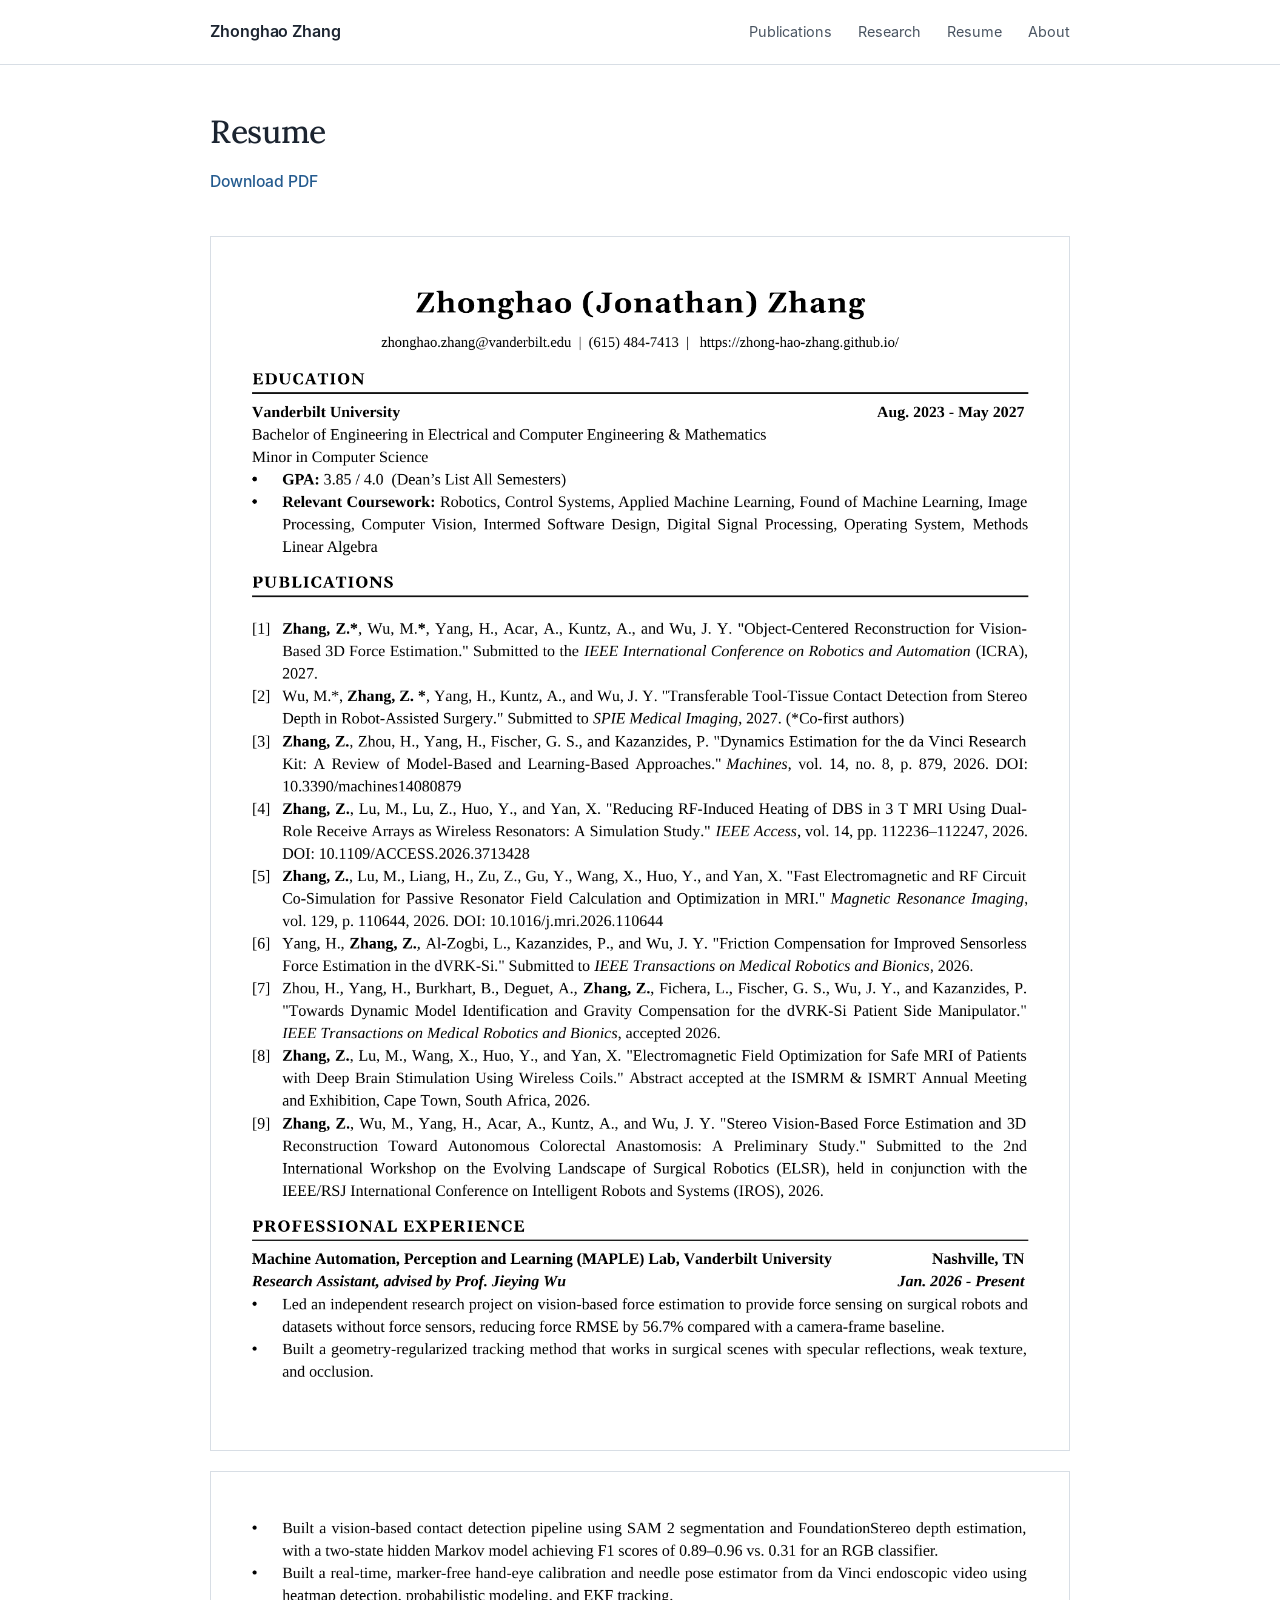
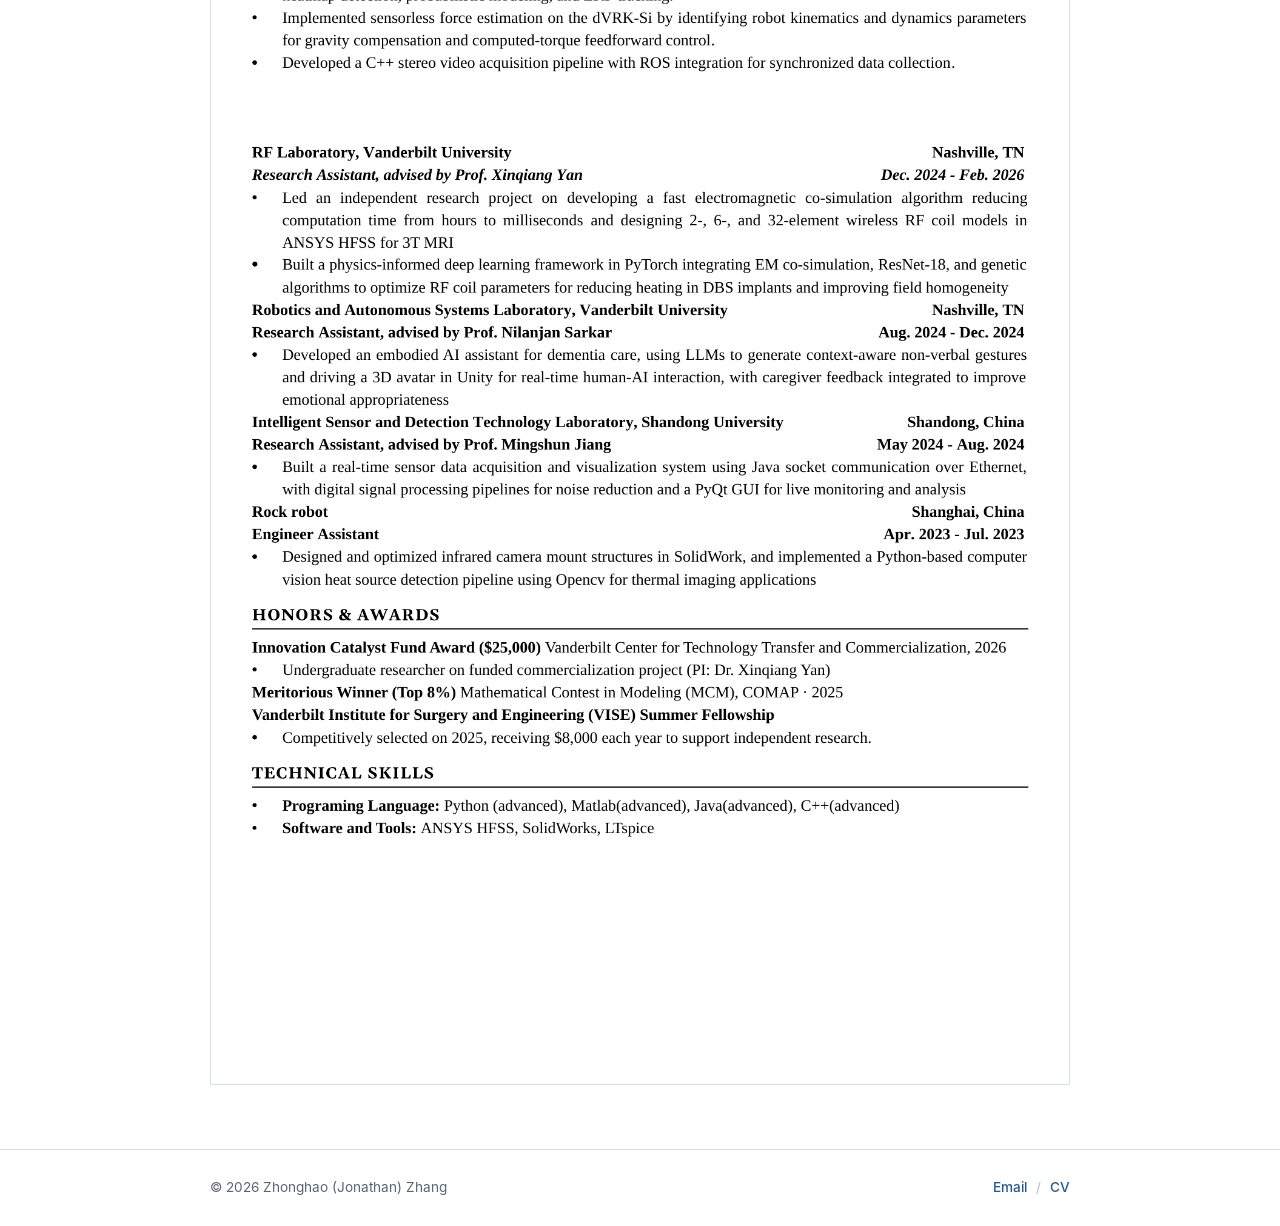
<file: resume/index.html>
<!DOCTYPE html>
<html lang="en"><head><meta charset="utf-8"><meta name="viewport" content="width=device-width, initial-scale=1"><link rel="preload" href="../Zhonghao_Zhang_Resume_Page_1.png" as="image"><link rel="preload" href="../Zhonghao_Zhang_Resume_Page_2.png" as="image"><link rel="stylesheet" href="../_next/static/css/index.x5koiVtR.css" data-rsc-css-href="/_next/static/css/index.x5koiVtR.css" data-precedence="vite-rsc/importer-resources"><title>Zhonghao Zhang · Robotics Research</title><meta name="description" content="Zhonghao Zhang researches robot perception, physical interaction, dynamics, and learning for surgical and contact-rich robotics."><link rel="shortcut icon" href="../favicon.svg"><link rel="icon" href="../favicon.svg"></head><body><header class="site-header"><div class="shell-narrow header-inner"><a href="../index.html" class="brand" aria-label="Zhonghao Zhang home"><span class="brand-name">Zhonghao Zhang</span></a><nav aria-label="Primary navigation" class="main-nav"><a href="../index.html#publications">Publications</a><a href="../index.html#research">Research</a><a href="index.html">Resume</a><a href="../about/index.html">About</a></nav></div></header><main class="shell-narrow simple-page"><h1>Resume</h1><p class="link-row"><a href="../Zhonghao_Zhang_Resume.pdf" download="">Download PDF</a></p><section class="resume-document" aria-label="Resume preview"><img src="../Zhonghao_Zhang_Resume_Page_1.png" alt="Zhonghao Zhang resume page 1"><img src="../Zhonghao_Zhang_Resume_Page_2.png" alt="Zhonghao Zhang resume page 2"></section></main><footer class="site-footer"><div class="shell-narrow footer-inner"><p>© <!-- -->2026<!-- --> <!-- -->Zhonghao (Jonathan) Zhang</p><div class="link-row footer-links"><a href="mailto:zhonghao.zhang@vanderbilt.edu">Email</a><a href="../Zhonghao_Zhang_Resume.pdf">CV</a></div></div></footer><script>(()=>{const reduced=matchMedia('(prefers-reduced-motion: reduce)').matches;const observer=new IntersectionObserver(entries=>entries.forEach(({target,isIntersecting})=>{if(isIntersecting&&!reduced)target.play().catch(()=>{});else target.pause()}),{rootMargin:'200px'});document.querySelectorAll('video').forEach(v=>{v.muted=true;v.addEventListener('click',()=>v.paused?v.play():v.pause());observer.observe(v)})})();</script></body></html>
</file>
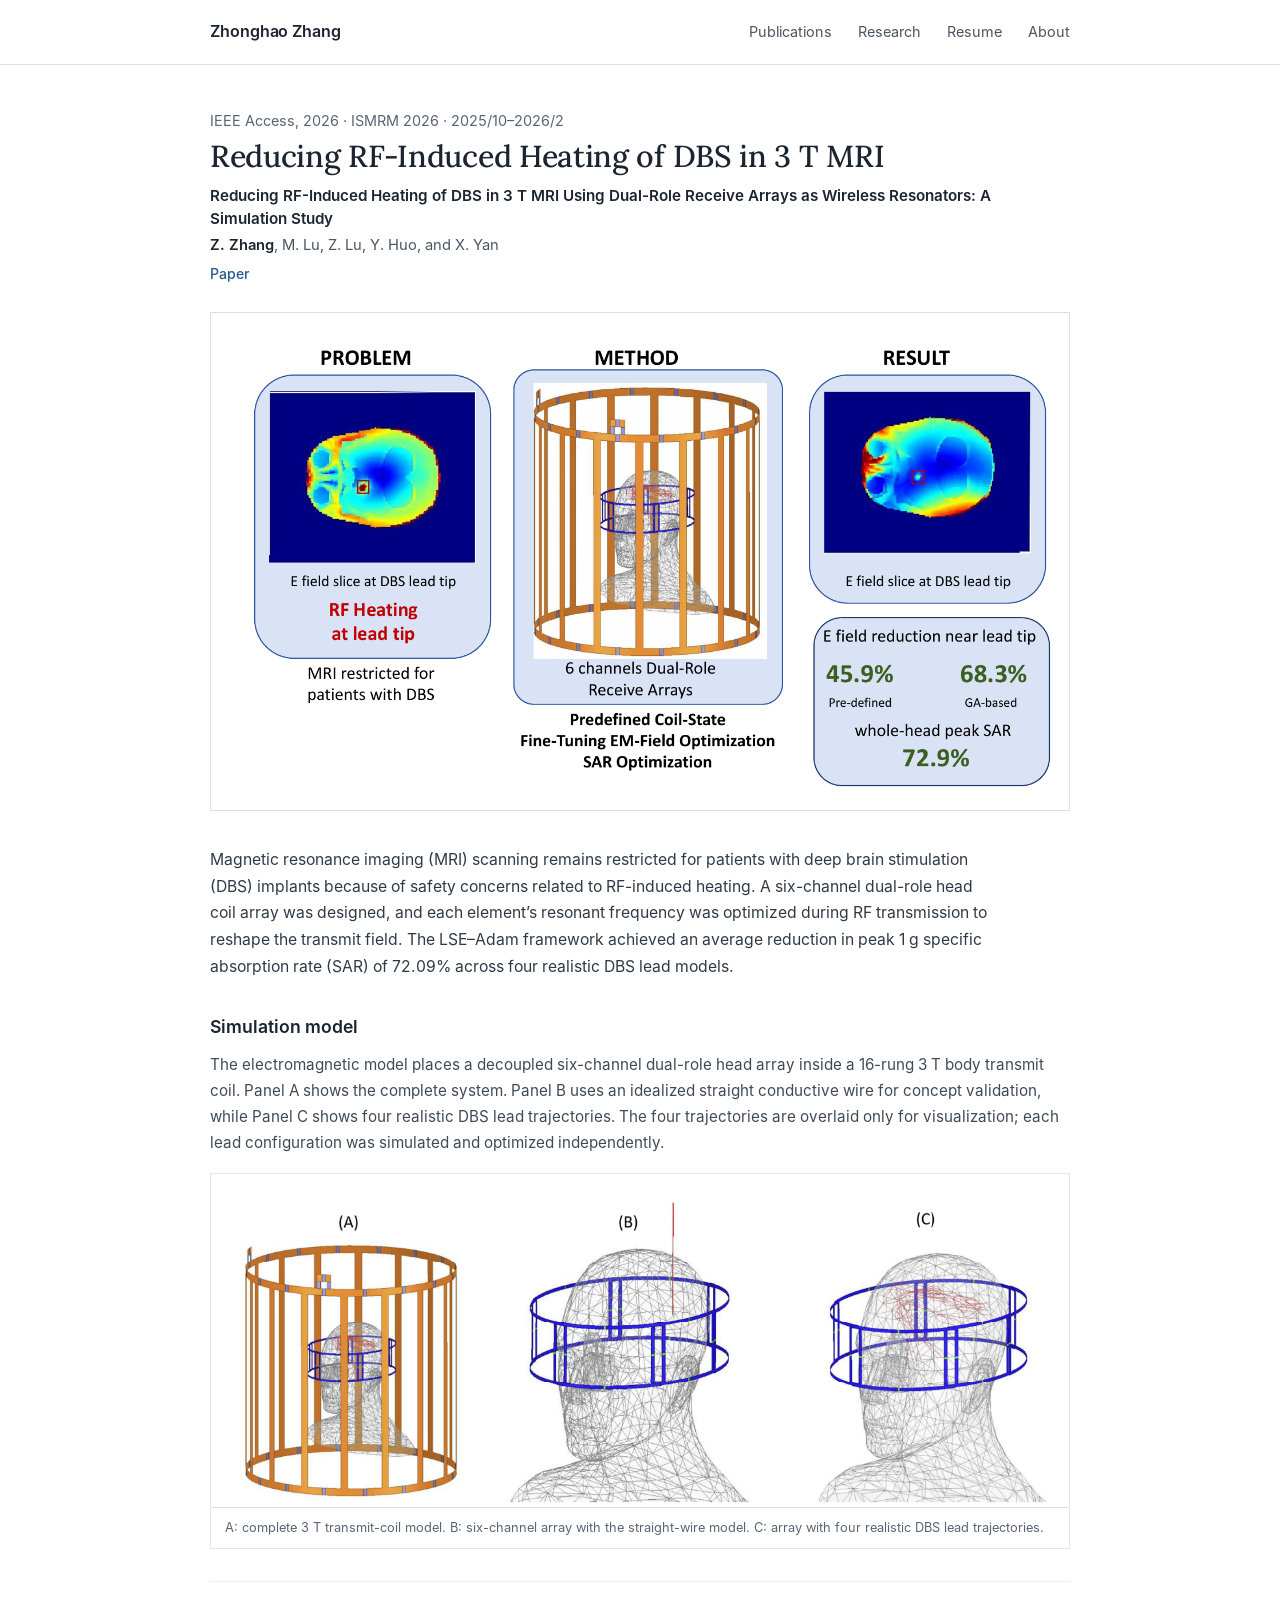
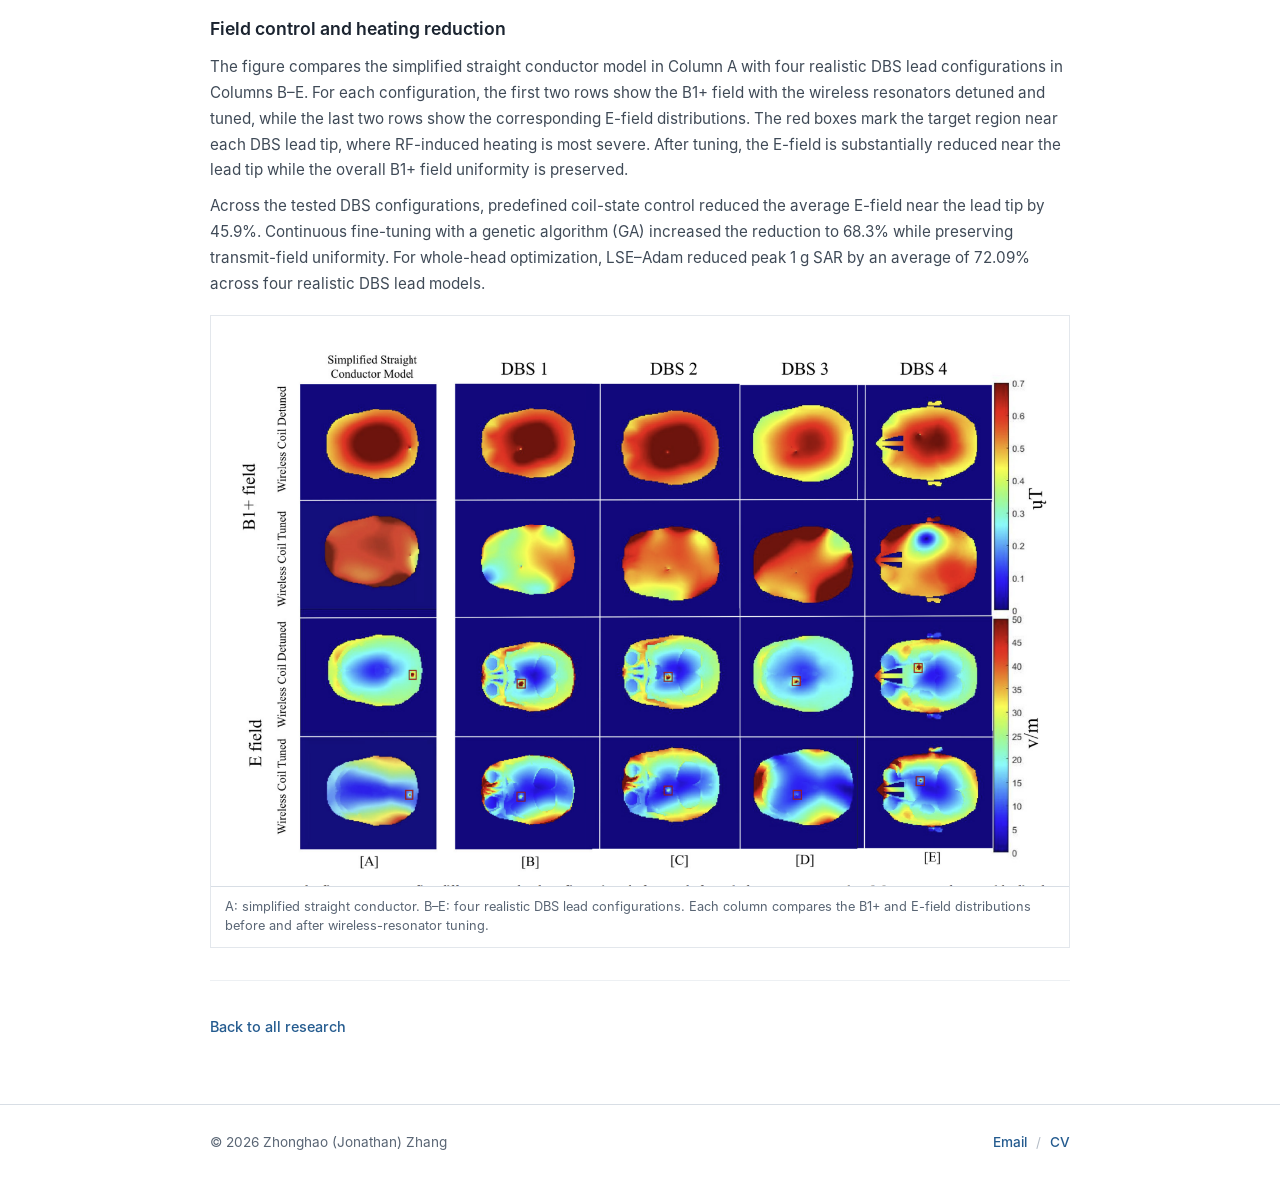
<file: research/dbs-mri-safety/index.html>
<!DOCTYPE html>
<html lang="en"><head><meta charset="utf-8"><meta name="viewport" content="width=device-width, initial-scale=1"><link rel="preload" href="../dbs/graphical-abstract-cover.png" as="image"><link rel="preload" href="../dbs/simulation-model.png" as="image"><link rel="preload" href="../dbs/field-control-results.png" as="image"><link rel="stylesheet" href="../../_next/static/css/index.x5koiVtR.css" data-rsc-css-href="/_next/static/css/index.x5koiVtR.css" data-precedence="vite-rsc/importer-resources"><title>Zhonghao Zhang · Robotics Research</title><meta name="description" content="Zhonghao Zhang researches robot perception, physical interaction, dynamics, and learning for surgical and contact-rich robotics."><link rel="shortcut icon" href="../../favicon.svg"><link rel="icon" href="../../favicon.svg"></head><body><header class="site-header"><div class="shell-narrow header-inner"><a href="../../index.html" class="brand" aria-label="Zhonghao Zhang home"><span class="brand-name">Zhonghao Zhang</span></a><nav aria-label="Primary navigation" class="main-nav"><a href="../../index.html#publications">Publications</a><a href="../../index.html#research">Research</a><a href="../../resume/index.html">Resume</a><a href="../../about/index.html">About</a></nav></div></header><main><section class="project-hero shell-narrow project-hero-wide"><div class="project-hero-copy"><p class="project-venue">IEEE Access, 2026 · ISMRM 2026<!-- --> · <!-- -->2025/10–2026/2</p><h1>Reducing RF-Induced Heating of DBS in 3 T MRI</h1><div class="project-hero-paper"><p class="project-hero-paper-title">Reducing RF-Induced Heating of DBS in 3 T MRI Using Dual-Role Receive Arrays as Wireless Resonators: A Simulation Study</p><p class="project-hero-authors"><strong>Z. Zhang</strong>, M. Lu, Z. Lu, Y. Huo, and X. Yan</p><a class="paper-action-link" href="https://doi.org/10.1109/ACCESS.2026.3713428" target="_blank" rel="noreferrer">Paper</a></div></div><div class="project-cover project-cover-wide project-cover-image project-cover-still"><img src="../dbs/graphical-abstract-cover.png" alt="Graphical abstract showing the DBS MRI heating problem, the six-channel dual-role receive array, and reductions in E-field and whole-head SAR"></div></section><section class="shell-narrow project-page-body"><div class="vision-force-story"><p class="vision-force-intro">Magnetic resonance imaging (MRI) scanning remains restricted for patients with deep brain stimulation (DBS) implants because of safety concerns related to RF-induced heating. A six-channel dual-role head coil array was designed, and each element’s resonant frequency was optimized during RF transmission to reshape the transmit field. The LSE–Adam framework achieved an average reduction in peak 1 g specific absorption rate (SAR) of 72.09% across four realistic DBS lead models.</p><section class="project-demo-section"><div class="project-demo-copy"><p class="project-demo-title">Simulation model</p><p>The electromagnetic model places a decoupled six-channel dual-role head array inside a 16-rung 3 T body transmit coil. Panel A shows the complete system. Panel B uses an idealized straight conductive wire for concept validation, while Panel C shows four realistic DBS lead trajectories. The four trajectories are overlaid only for visualization; each lead configuration was simulated and optimized independently.</p></div><figure class="field-comparison dbs-figure"><img class="field-comparison-image" src="../dbs/simulation-model.png" alt="Three-part electromagnetic model showing the 3 T body coil, six-channel wireless head array, straight conductive wire, and realistic DBS lead trajectories"><figcaption>A: complete 3 T transmit-coil model. B: six-channel array with the straight-wire model. C: array with four realistic DBS lead trajectories.</figcaption></figure></section><section class="project-demo-section"><div class="project-demo-copy"><p class="project-demo-title">Field control and heating reduction</p><p>The figure compares the simplified straight conductor model in Column A with four realistic DBS lead configurations in Columns B–E. For each configuration, the first two rows show the B1+ field with the wireless resonators detuned and tuned, while the last two rows show the corresponding E-field distributions. The red boxes mark the target region near each DBS lead tip, where RF-induced heating is most severe. After tuning, the E-field is substantially reduced near the lead tip while the overall B1+ field uniformity is preserved.</p><p>Across the tested DBS configurations, predefined coil-state control reduced the average E-field near the lead tip by 45.9%. Continuous fine-tuning with a genetic algorithm (GA) increased the reduction to 68.3% while preserving transmit-field uniformity. For whole-head optimization, LSE–Adam reduced peak 1 g SAR by an average of 72.09% across four realistic DBS lead models.</p></div><figure class="field-comparison dbs-figure"><img class="field-comparison-image" src="../dbs/field-control-results.png" alt="B1+ and E-field distributions before and after wireless-resonator tuning for a straight conductor and four realistic DBS lead configurations"><figcaption>A: simplified straight conductor. B–E: four realistic DBS lead configurations. Each column compares the B1+ and E-field distributions before and after wireless-resonator tuning.</figcaption></figure></section></div><a class="text-link" href="../../index.html#research">Back to all research</a></section></main><footer class="site-footer"><div class="shell-narrow footer-inner"><p>© <!-- -->2026<!-- --> <!-- -->Zhonghao (Jonathan) Zhang</p><div class="link-row footer-links"><a href="mailto:zhonghao.zhang@vanderbilt.edu">Email</a><a href="../../Zhonghao_Zhang_Resume.pdf">CV</a></div></div></footer><script>(()=>{const reduced=matchMedia('(prefers-reduced-motion: reduce)').matches;const observer=new IntersectionObserver(entries=>entries.forEach(({target,isIntersecting})=>{if(isIntersecting&&!reduced)target.play().catch(()=>{});else target.pause()}),{rootMargin:'200px'});document.querySelectorAll('video').forEach(v=>{v.muted=true;v.addEventListener('click',()=>v.paused?v.play():v.pause());observer.observe(v)})})();</script></body></html>
</file>
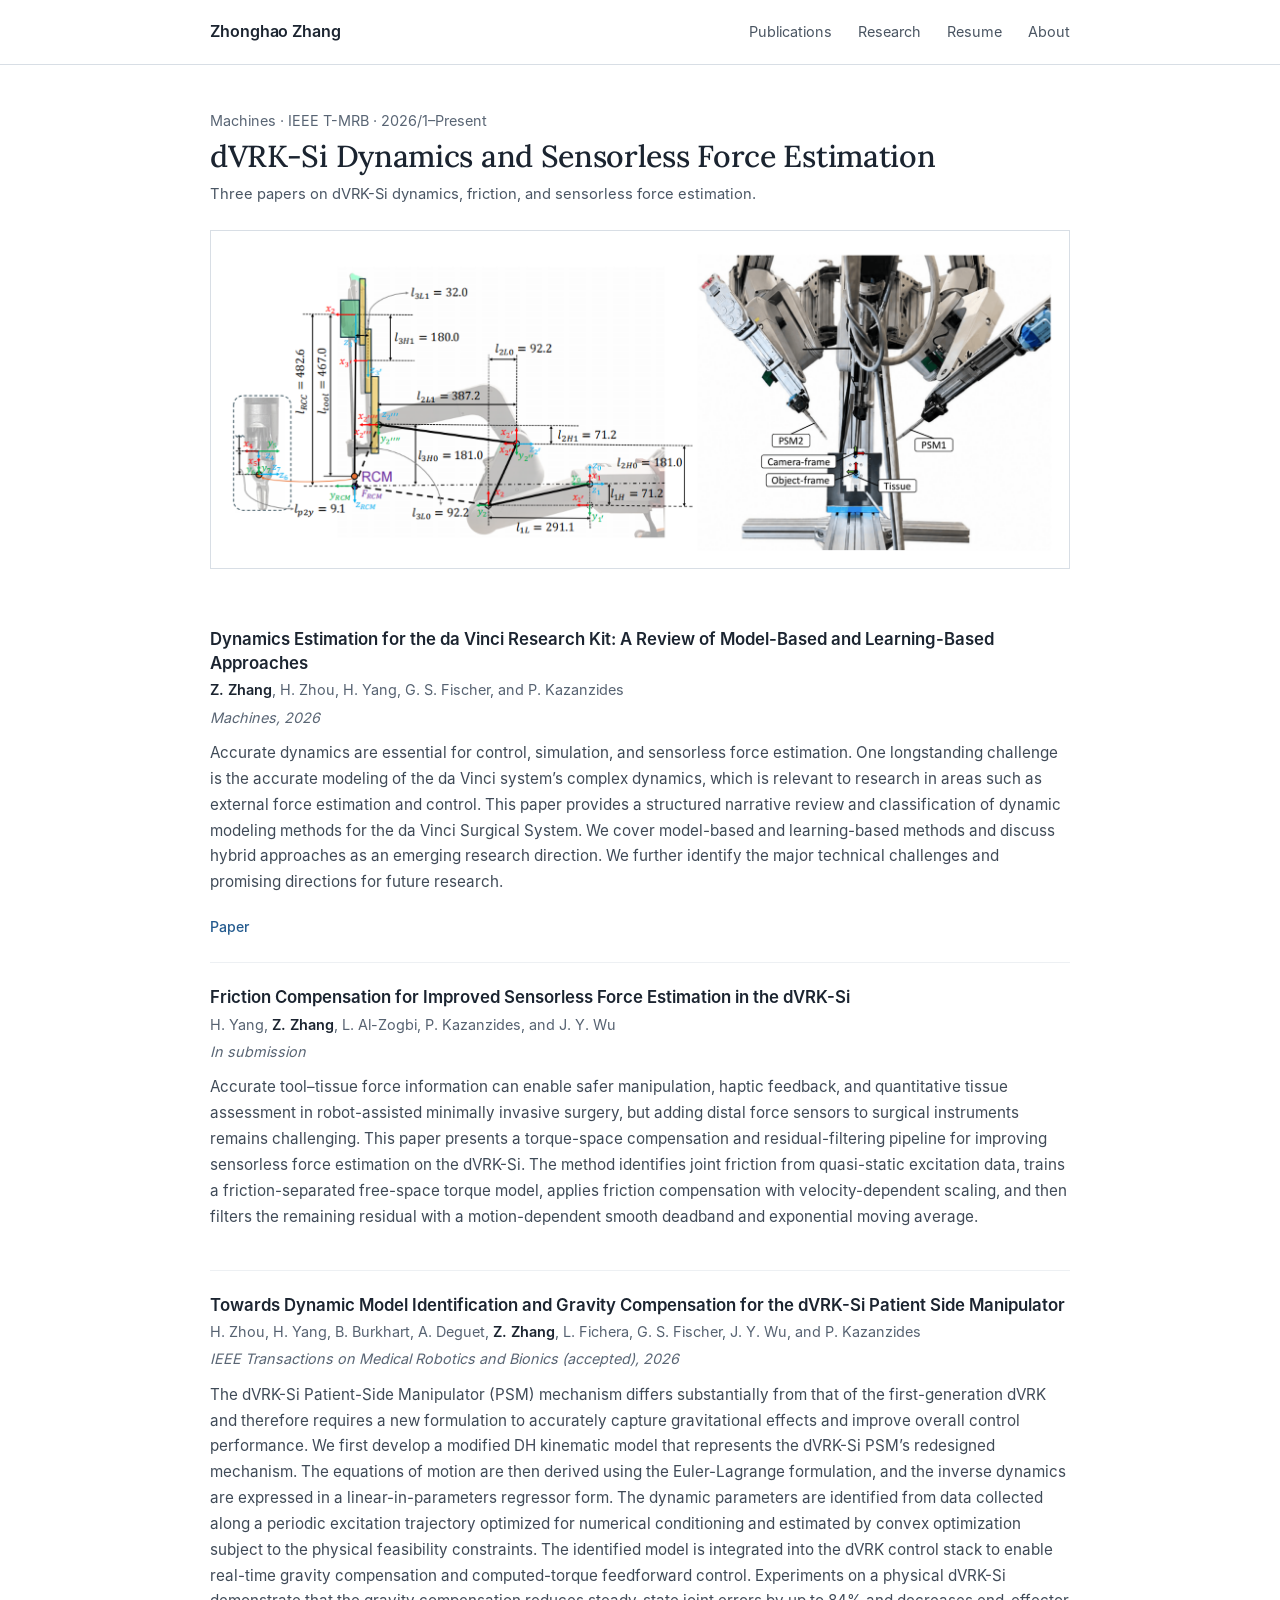
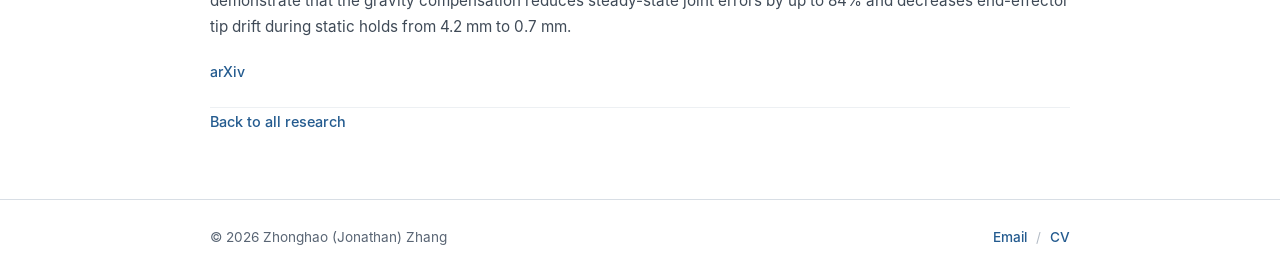
<file: research/dvrk-dynamics/index.html>
<!DOCTYPE html>
<html lang="en"><head><meta charset="utf-8"><meta name="viewport" content="width=device-width, initial-scale=1"><link rel="preload" href="../dvrk/dynamics-cover.png" as="image"><link rel="stylesheet" href="../../_next/static/css/index.x5koiVtR.css" data-rsc-css-href="/_next/static/css/index.x5koiVtR.css" data-precedence="vite-rsc/importer-resources"><title>Zhonghao Zhang · Robotics Research</title><meta name="description" content="Zhonghao Zhang researches robot perception, physical interaction, dynamics, and learning for surgical and contact-rich robotics."><link rel="shortcut icon" href="../../favicon.svg"><link rel="icon" href="../../favicon.svg"></head><body><header class="site-header"><div class="shell-narrow header-inner"><a href="../../index.html" class="brand" aria-label="Zhonghao Zhang home"><span class="brand-name">Zhonghao Zhang</span></a><nav aria-label="Primary navigation" class="main-nav"><a href="../../index.html#publications">Publications</a><a href="../../index.html#research">Research</a><a href="../../resume/index.html">Resume</a><a href="../../about/index.html">About</a></nav></div></header><main><section class="project-hero shell-narrow project-hero-wide"><div class="project-hero-copy"><p class="project-venue">Machines · IEEE T-MRB<!-- --> · <!-- -->2026/1–Present</p><h1>dVRK-Si Dynamics and Sensorless Force Estimation</h1><p class="project-hero-authors">Three papers on dVRK-Si dynamics, friction, and sensorless force estimation.</p></div><div class="project-cover project-cover-wide project-cover-image project-cover-still"><img src="../dvrk/dynamics-cover.png" alt="dVRK-Si patient-side manipulator kinematic model and dual-arm experimental setup"></div></section><section class="shell-narrow project-page-body"><div class="dvrk-paper-list"><article class="dvrk-paper"><p class="dvrk-paper-number">0<!-- -->1</p><div class="dvrk-paper-content"><h2><a href="https://www.mdpi.com/2075-1702/14/8/879" target="_blank" rel="noreferrer">Dynamics Estimation for the da Vinci Research Kit: A Review of Model-Based and Learning-Based Approaches</a></h2><p class="dvrk-paper-authors"><strong>Z. Zhang</strong>, H. Zhou, H. Yang, G. S. Fischer, and P. Kazanzides</p><p class="dvrk-paper-venue">Machines, 2026</p><p class="dvrk-paper-description">Accurate dynamics are essential for control, simulation, and sensorless force estimation. One longstanding challenge is the accurate modeling of the da Vinci system’s complex dynamics, which is relevant to research in areas such as external force estimation and control. This paper provides a structured narrative review and classification of dynamic modeling methods for the da Vinci Surgical System. We cover model-based and learning-based methods and discuss hybrid approaches as an emerging research direction. We further identify the major technical challenges and promising directions for future research.</p><a class="text-link" href="https://www.mdpi.com/2075-1702/14/8/879" target="_blank" rel="noreferrer">Paper</a></div></article><article class="dvrk-paper"><p class="dvrk-paper-number">0<!-- -->2</p><div class="dvrk-paper-content"><h2>Friction Compensation for Improved Sensorless Force Estimation in the dVRK-Si</h2><p class="dvrk-paper-authors">H. Yang, <strong>Z. Zhang</strong>, L. Al-Zogbi, P. Kazanzides, and J. Y. Wu</p><p class="dvrk-paper-venue">In submission</p><p class="dvrk-paper-description">Accurate tool–tissue force information can enable safer manipulation, haptic feedback, and quantitative tissue assessment in robot-assisted minimally invasive surgery, but adding distal force sensors to surgical instruments remains challenging. This paper presents a torque-space compensation and residual-filtering pipeline for improving sensorless force estimation on the dVRK-Si. The method identifies joint friction from quasi-static excitation data, trains a friction-separated free-space torque model, applies friction compensation with velocity-dependent scaling, and then filters the remaining residual with a motion-dependent smooth deadband and exponential moving average.</p></div></article><article class="dvrk-paper"><p class="dvrk-paper-number">0<!-- -->3</p><div class="dvrk-paper-content"><h2><a href="https://arxiv.org/abs/2603.12099" target="_blank" rel="noreferrer">Towards Dynamic Model Identification and Gravity Compensation for the dVRK-Si Patient Side Manipulator</a></h2><p class="dvrk-paper-authors">H. Zhou, H. Yang, B. Burkhart, A. Deguet, <strong>Z. Zhang</strong>, L. Fichera, G. S. Fischer, J. Y. Wu, and P. Kazanzides</p><p class="dvrk-paper-venue">IEEE Transactions on Medical Robotics and Bionics (accepted), 2026</p><p class="dvrk-paper-description">The dVRK-Si Patient-Side Manipulator (PSM) mechanism differs substantially from that of the first-generation dVRK and therefore requires a new formulation to accurately capture gravitational effects and improve overall control performance. We first develop a modified DH kinematic model that represents the dVRK-Si PSM’s redesigned mechanism. The equations of motion are then derived using the Euler-Lagrange formulation, and the inverse dynamics are expressed in a linear-in-parameters regressor form. The dynamic parameters are identified from data collected along a periodic excitation trajectory optimized for numerical conditioning and estimated by convex optimization subject to the physical feasibility constraints. The identified model is integrated into the dVRK control stack to enable real-time gravity compensation and computed-torque feedforward control. Experiments on a physical dVRK-Si demonstrate that the gravity compensation reduces steady-state joint errors by up to 84% and decreases end-effector tip drift during static holds from 4.2 mm to 0.7 mm.</p><a class="text-link" href="https://arxiv.org/abs/2603.12099" target="_blank" rel="noreferrer">arXiv</a></div></article></div><a class="text-link" href="../../index.html#research">Back to all research</a></section></main><footer class="site-footer"><div class="shell-narrow footer-inner"><p>© <!-- -->2026<!-- --> <!-- -->Zhonghao (Jonathan) Zhang</p><div class="link-row footer-links"><a href="mailto:zhonghao.zhang@vanderbilt.edu">Email</a><a href="../../Zhonghao_Zhang_Resume.pdf">CV</a></div></div></footer><script>(()=>{const reduced=matchMedia('(prefers-reduced-motion: reduce)').matches;const observer=new IntersectionObserver(entries=>entries.forEach(({target,isIntersecting})=>{if(isIntersecting&&!reduced)target.play().catch(()=>{});else target.pause()}),{rootMargin:'200px'});document.querySelectorAll('video').forEach(v=>{v.muted=true;v.addEventListener('click',()=>v.paused?v.play():v.pause());observer.observe(v)})})();</script></body></html>
</file>
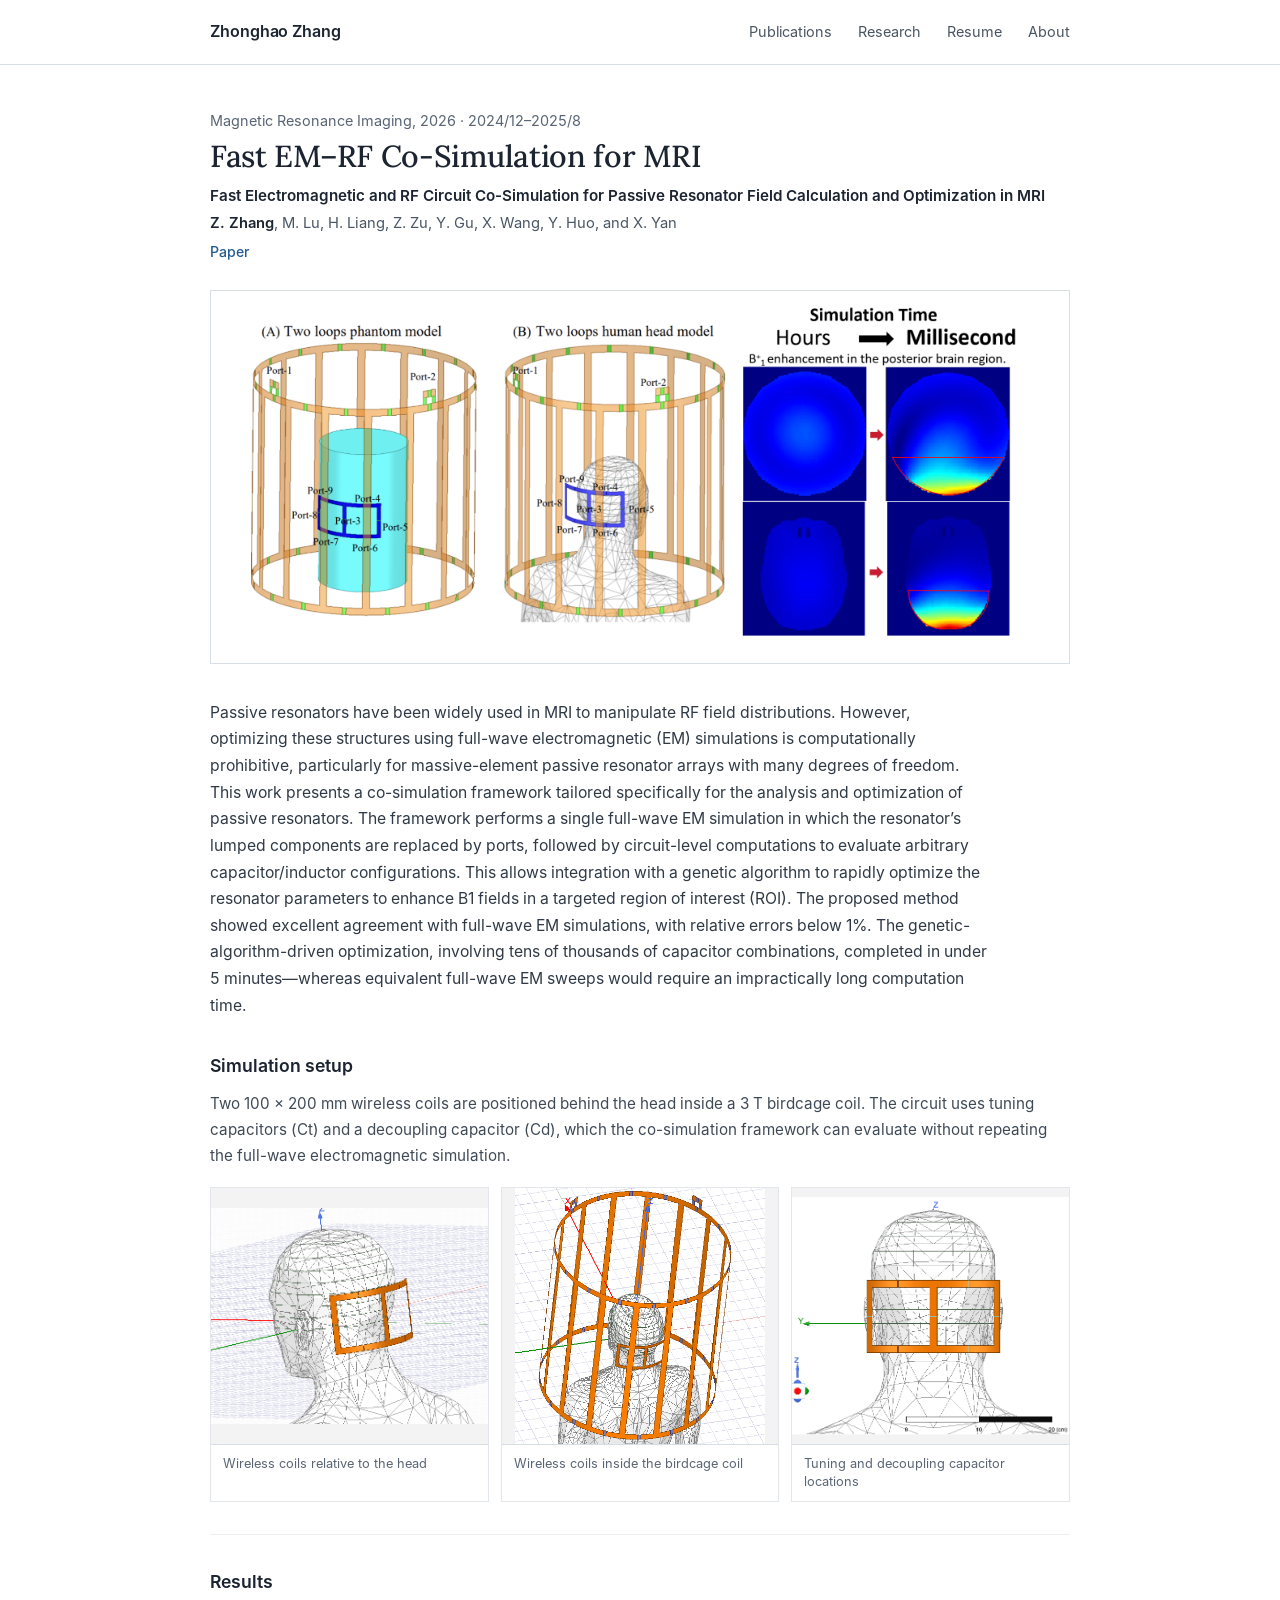
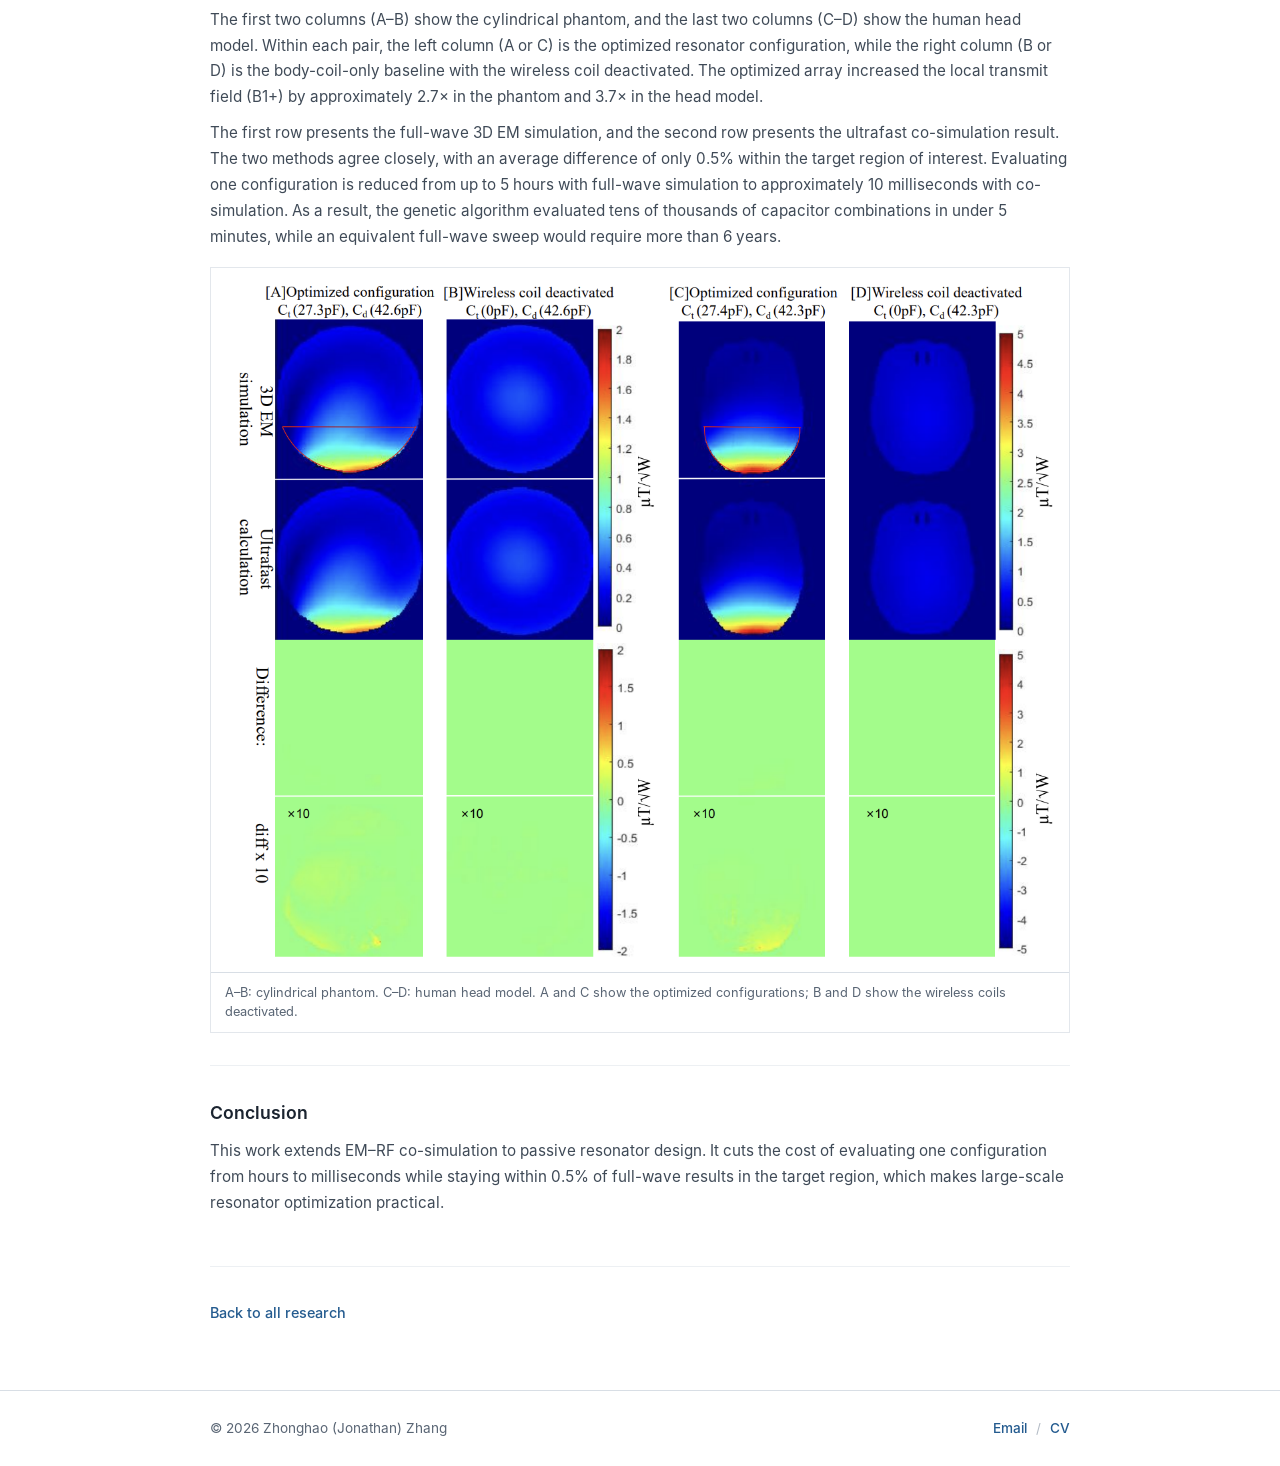
<file: research/em-rf-cosimulation/index.html>
<!DOCTYPE html>
<html lang="en"><head><meta charset="utf-8"><meta name="viewport" content="width=device-width, initial-scale=1"><link rel="preload" href="../em-rf/paper-cover.png" as="image"><link rel="preload" href="../em-rf/coil-position-head.png" as="image"><link rel="preload" href="../em-rf/coil-position-birdcage.png" as="image"><link rel="preload" href="../em-rf/coil-capacitor-layout.png" as="image"><link rel="preload" href="../em-rf/optimization-validation.png" as="image"><link rel="stylesheet" href="../../_next/static/css/index.x5koiVtR.css" data-rsc-css-href="/_next/static/css/index.x5koiVtR.css" data-precedence="vite-rsc/importer-resources"><title>Zhonghao Zhang · Robotics Research</title><meta name="description" content="Zhonghao Zhang researches robot perception, physical interaction, dynamics, and learning for surgical and contact-rich robotics."><link rel="shortcut icon" href="../../favicon.svg"><link rel="icon" href="../../favicon.svg"></head><body><header class="site-header"><div class="shell-narrow header-inner"><a href="../../index.html" class="brand" aria-label="Zhonghao Zhang home"><span class="brand-name">Zhonghao Zhang</span></a><nav aria-label="Primary navigation" class="main-nav"><a href="../../index.html#publications">Publications</a><a href="../../index.html#research">Research</a><a href="../../resume/index.html">Resume</a><a href="../../about/index.html">About</a></nav></div></header><main><section class="project-hero shell-narrow project-hero-wide"><div class="project-hero-copy"><p class="project-venue">Magnetic Resonance Imaging, 2026<!-- --> · <!-- -->2024/12–2025/8</p><h1>Fast EM–RF Co-Simulation for MRI</h1><div class="project-hero-paper"><p class="project-hero-paper-title">Fast Electromagnetic and RF Circuit Co-Simulation for Passive Resonator Field Calculation and Optimization in MRI</p><p class="project-hero-authors"><strong>Z. Zhang</strong>, M. Lu, H. Liang, Z. Zu, Y. Gu, X. Wang, Y. Huo, and X. Yan</p><a class="paper-action-link" href="https://doi.org/10.1016/j.mri.2026.110644" target="_blank" rel="noreferrer">Paper</a></div></div><div class="project-cover project-cover-wide  project-cover-still"><div class="em-rf-cover"><img src="../em-rf/paper-cover.png" alt="Two-loop phantom and human-head models, millisecond co-simulation, and posterior-brain B1+ field enhancement"></div></div></section><section class="shell-narrow project-page-body"><div class="vision-force-story"><p class="vision-force-intro">Passive resonators have been widely used in MRI to manipulate RF field distributions. However, optimizing these structures using full-wave electromagnetic (EM) simulations is computationally prohibitive, particularly for massive-element passive resonator arrays with many degrees of freedom. This work presents a co-simulation framework tailored specifically for the analysis and optimization of passive resonators. The framework performs a single full-wave EM simulation in which the resonator’s lumped components are replaced by ports, followed by circuit-level computations to evaluate arbitrary capacitor/inductor configurations. This allows integration with a genetic algorithm to rapidly optimize the resonator parameters to enhance B1 fields in a targeted region of interest (ROI). The proposed method showed excellent agreement with full-wave EM simulations, with relative errors below 1%. The genetic-algorithm-driven optimization, involving tens of thousands of capacitor combinations, completed in under 5 minutes—whereas equivalent full-wave EM sweeps would require an impractically long computation time.</p><section class="project-demo-section"><div class="project-demo-copy"><p class="project-demo-title">Simulation setup</p><p>Two 100 × 200 mm wireless coils are positioned behind the head inside a 3 T birdcage coil. The circuit uses tuning capacitors (Ct) and a decoupling capacitor (Cd), which the co-simulation framework can evaluate without repeating the full-wave electromagnetic simulation.</p></div><div class="still-gallery still-gallery-three"><figure class="still-figure"><img src="../em-rf/coil-position-head.png" alt="Wireless coils positioned behind the head model"><figcaption>Wireless coils relative to the head</figcaption></figure><figure class="still-figure"><img src="../em-rf/coil-position-birdcage.png" alt="Wireless coils and head model inside a birdcage coil"><figcaption>Wireless coils inside the birdcage coil</figcaption></figure><figure class="still-figure"><img src="../em-rf/coil-capacitor-layout.png" alt="Locations of the Ct and Cd capacitors on the wireless coils"><figcaption>Tuning and decoupling capacitor locations</figcaption></figure></div></section><section class="project-demo-section"><div class="project-demo-copy"><p class="project-demo-title">Results</p><p>The first two columns (A–B) show the cylindrical phantom, and the last two columns (C–D) show the human head model. Within each pair, the left column (A or C) is the optimized resonator configuration, while the right column (B or D) is the body-coil-only baseline with the wireless coil deactivated. The optimized array increased the local transmit field (B1+) by approximately 2.7× in the phantom and 3.7× in the head model.</p><p>The first row presents the full-wave 3D EM simulation, and the second row presents the ultrafast co-simulation result. The two methods agree closely, with an average difference of only 0.5% within the target region of interest. Evaluating one configuration is reduced from up to 5 hours with full-wave simulation to approximately 10 milliseconds with co-simulation. As a result, the genetic algorithm evaluated tens of thousands of capacitor combinations in under 5 minutes, while an equivalent full-wave sweep would require more than 6 years.</p></div><figure class="field-comparison"><img class="field-comparison-image" src="../em-rf/optimization-validation.png" alt="Optimized and deactivated wireless-coil configurations for a cylindrical phantom and human head model, comparing full-wave 3D EM simulation with ultrafast co-simulation"><figcaption>A–B: cylindrical phantom. C–D: human head model. A and C show the optimized configurations; B and D show the wireless coils deactivated.</figcaption></figure></section><section class="project-demo-section"><div class="project-demo-copy"><p class="project-demo-title">Conclusion</p><p>This work extends EM–RF co-simulation to passive resonator design. It cuts the cost of evaluating one configuration from hours to milliseconds while staying within 0.5% of full-wave results in the target region, which makes large-scale resonator optimization practical.</p></div></section></div><a class="text-link" href="../../index.html#research">Back to all research</a></section></main><footer class="site-footer"><div class="shell-narrow footer-inner"><p>© <!-- -->2026<!-- --> <!-- -->Zhonghao (Jonathan) Zhang</p><div class="link-row footer-links"><a href="mailto:zhonghao.zhang@vanderbilt.edu">Email</a><a href="../../Zhonghao_Zhang_Resume.pdf">CV</a></div></div></footer><script>(()=>{const reduced=matchMedia('(prefers-reduced-motion: reduce)').matches;const observer=new IntersectionObserver(entries=>entries.forEach(({target,isIntersecting})=>{if(isIntersecting&&!reduced)target.play().catch(()=>{});else target.pause()}),{rootMargin:'200px'});document.querySelectorAll('video').forEach(v=>{v.muted=true;v.addEventListener('click',()=>v.paused?v.play():v.pause());observer.observe(v)})})();</script></body></html>
</file>
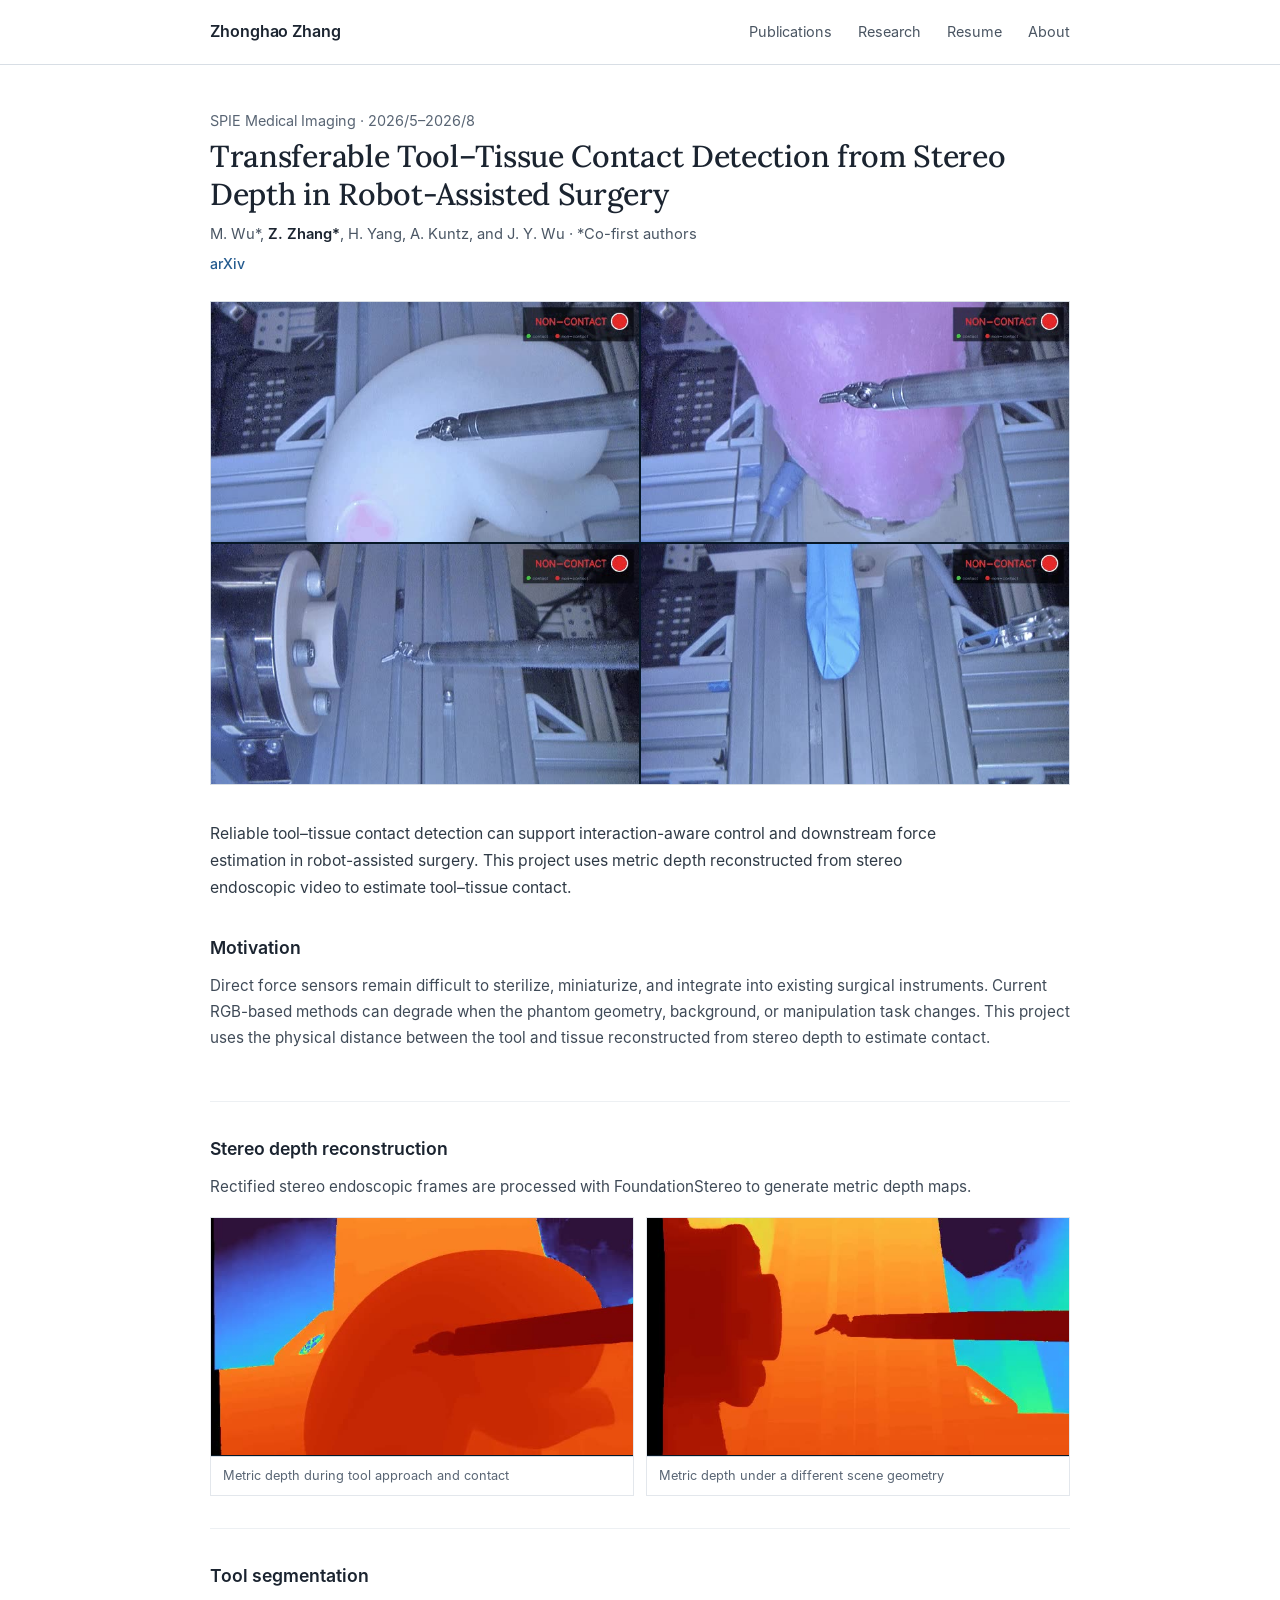
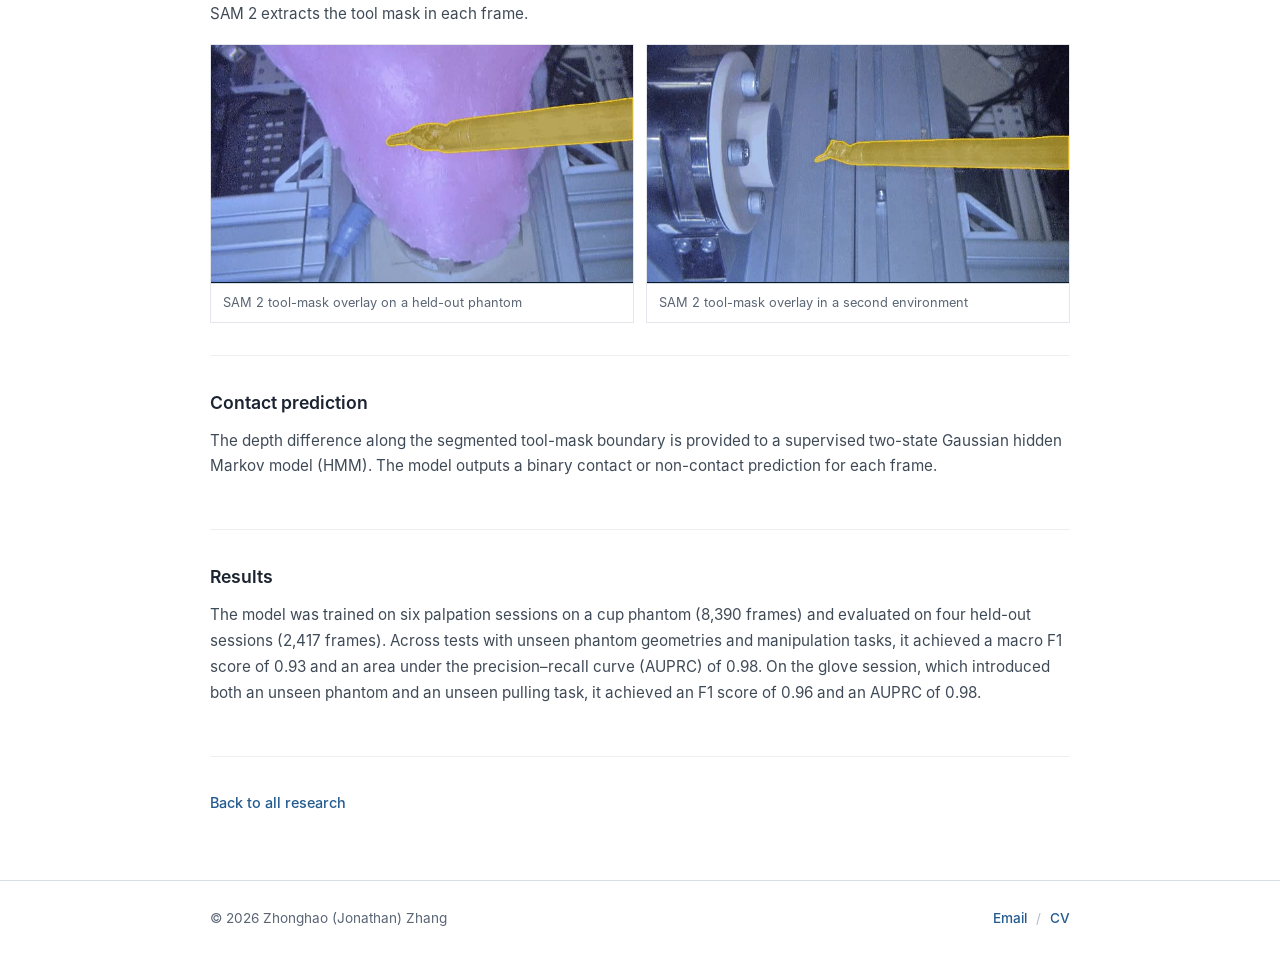
<file: research/tool-tissue-contact/index.html>
<!DOCTYPE html>
<html lang="en"><head><meta charset="utf-8"><meta name="viewport" content="width=device-width, initial-scale=1"><link rel="stylesheet" href="../../_next/static/css/index.x5koiVtR.css" data-rsc-css-href="/_next/static/css/index.x5koiVtR.css" data-precedence="vite-rsc/importer-resources"><title>Zhonghao Zhang · Robotics Research</title><meta name="description" content="Zhonghao Zhang researches robot perception, physical interaction, dynamics, and learning for surgical and contact-rich robotics."><link rel="shortcut icon" href="../../favicon.svg"><link rel="icon" href="../../favicon.svg"></head><body><header class="site-header"><div class="shell-narrow header-inner"><a href="../../index.html" class="brand" aria-label="Zhonghao Zhang home"><span class="brand-name">Zhonghao Zhang</span></a><nav aria-label="Primary navigation" class="main-nav"><a href="../../index.html#publications">Publications</a><a href="../../index.html#research">Research</a><a href="../../resume/index.html">Resume</a><a href="../../about/index.html">About</a></nav></div></header><main><section class="project-hero shell-narrow project-hero-wide"><div class="project-hero-copy"><p class="project-venue">SPIE Medical Imaging<!-- --> · <!-- -->2026/5–2026/8</p><h1>Transferable Tool–Tissue Contact Detection from Stereo Depth in Robot-Assisted Surgery</h1><div class="project-hero-paper"><p class="project-hero-authors">M. Wu*, <strong>Z. Zhang*</strong>, H. Yang, A. Kuntz, and J. Y. Wu · *Co-first authors</p><a class="paper-action-link" href="https://arxiv.org/abs/2608.18270" target="_blank" rel="noreferrer">arXiv</a></div></div><div class="project-cover project-cover-wide  "><div class="contact-estimation-cover-grid " aria-label="Animated contact-detection results across four held-out surgical-tool interaction sessions"><video src="../contact/cover-01.mp4" poster="../contact/cover-01.jpg" muted="" loop="" playsinline="" preload="none" aria-label="Tool–tissue contact detection example 1"></video><video src="../contact/cover-02.mp4" poster="../contact/cover-02.jpg" muted="" loop="" playsinline="" preload="none" aria-label="Tool–tissue contact detection example 2"></video><video src="../contact/cover-03.mp4" poster="../contact/cover-03.jpg" muted="" loop="" playsinline="" preload="none" aria-label="Tool–tissue contact detection example 3"></video><video src="../contact/cover-04.mp4" poster="../contact/cover-04.jpg" muted="" loop="" playsinline="" preload="none" aria-label="Tool–tissue contact detection example 4"></video></div></div></section><section class="shell-narrow project-page-body"><div class="vision-force-story"><p class="vision-force-intro">Reliable tool–tissue contact detection can support interaction-aware control and downstream force estimation in robot-assisted surgery. This project uses metric depth reconstructed from stereo endoscopic video to estimate tool–tissue contact.</p><section class="project-demo-section"><div class="project-demo-copy"><p class="project-demo-title">Motivation</p><p>Direct force sensors remain difficult to sterilize, miniaturize, and integrate into existing surgical instruments. Current RGB-based methods can degrade when the phantom geometry, background, or manipulation task changes. This project uses the physical distance between the tool and tissue reconstructed from stereo depth to estimate contact.</p></div></section><section class="project-demo-section"><div class="project-demo-copy"><p class="project-demo-title">Stereo depth reconstruction</p><p>Rectified stereo endoscopic frames are processed with FoundationStereo to generate metric depth maps.</p></div><div class="motion-gallery motion-gallery-two contact-motion-gallery"><figure class="motion-figure"><video src="../contact/depth-01.mp4" poster="../contact/depth-01.jpg" muted="" loop="" playsinline="" preload="none" aria-label="Metric depth during tool approach and contact"></video><figcaption>Metric depth during tool approach and contact</figcaption></figure><figure class="motion-figure"><video src="../contact/depth-02.mp4" poster="../contact/depth-02.jpg" muted="" loop="" playsinline="" preload="none" aria-label="Metric depth under a different scene geometry"></video><figcaption>Metric depth under a different scene geometry</figcaption></figure></div></section><section class="project-demo-section"><div class="project-demo-copy"><p class="project-demo-title">Tool segmentation</p><p>SAM 2 extracts the tool mask in each frame.</p></div><div class="motion-gallery motion-gallery-two contact-motion-gallery"><figure class="motion-figure"><video src="../contact/mask-01.mp4" poster="../contact/mask-01.jpg" muted="" loop="" playsinline="" preload="none" aria-label="SAM 2 tool-mask overlay on a held-out phantom"></video><figcaption>SAM 2 tool-mask overlay on a held-out phantom</figcaption></figure><figure class="motion-figure"><video src="../contact/mask-02.mp4" poster="../contact/mask-02.jpg" muted="" loop="" playsinline="" preload="none" aria-label="SAM 2 tool-mask overlay in a second environment"></video><figcaption>SAM 2 tool-mask overlay in a second environment</figcaption></figure></div></section><section class="project-demo-section"><div class="project-demo-copy"><p class="project-demo-title">Contact prediction</p><p>The depth difference along the segmented tool-mask boundary is provided to a supervised two-state Gaussian hidden Markov model (HMM). The model outputs a binary contact or non-contact prediction for each frame.</p></div></section><section class="project-demo-section"><div class="project-demo-copy"><p class="project-demo-title">Results</p><p>The model was trained on six palpation sessions on a cup phantom (8,390 frames) and evaluated on four held-out sessions (2,417 frames). Across tests with unseen phantom geometries and manipulation tasks, it achieved a macro F1 score of 0.93 and an area under the precision–recall curve (AUPRC) of 0.98. On the glove session, which introduced both an unseen phantom and an unseen pulling task, it achieved an F1 score of 0.96 and an AUPRC of 0.98.</p></div></section></div><a class="text-link" href="../../index.html#research">Back to all research</a></section></main><footer class="site-footer"><div class="shell-narrow footer-inner"><p>© <!-- -->2026<!-- --> <!-- -->Zhonghao (Jonathan) Zhang</p><div class="link-row footer-links"><a href="mailto:zhonghao.zhang@vanderbilt.edu">Email</a><a href="../../Zhonghao_Zhang_Resume.pdf">CV</a></div></div></footer><script>(()=>{const reduced=matchMedia('(prefers-reduced-motion: reduce)').matches;const observer=new IntersectionObserver(entries=>entries.forEach(({target,isIntersecting})=>{if(isIntersecting&&!reduced)target.play().catch(()=>{});else target.pause()}),{rootMargin:'200px'});document.querySelectorAll('video').forEach(v=>{v.muted=true;v.addEventListener('click',()=>v.paused?v.play():v.pause());observer.observe(v)})})();</script></body></html>
</file>
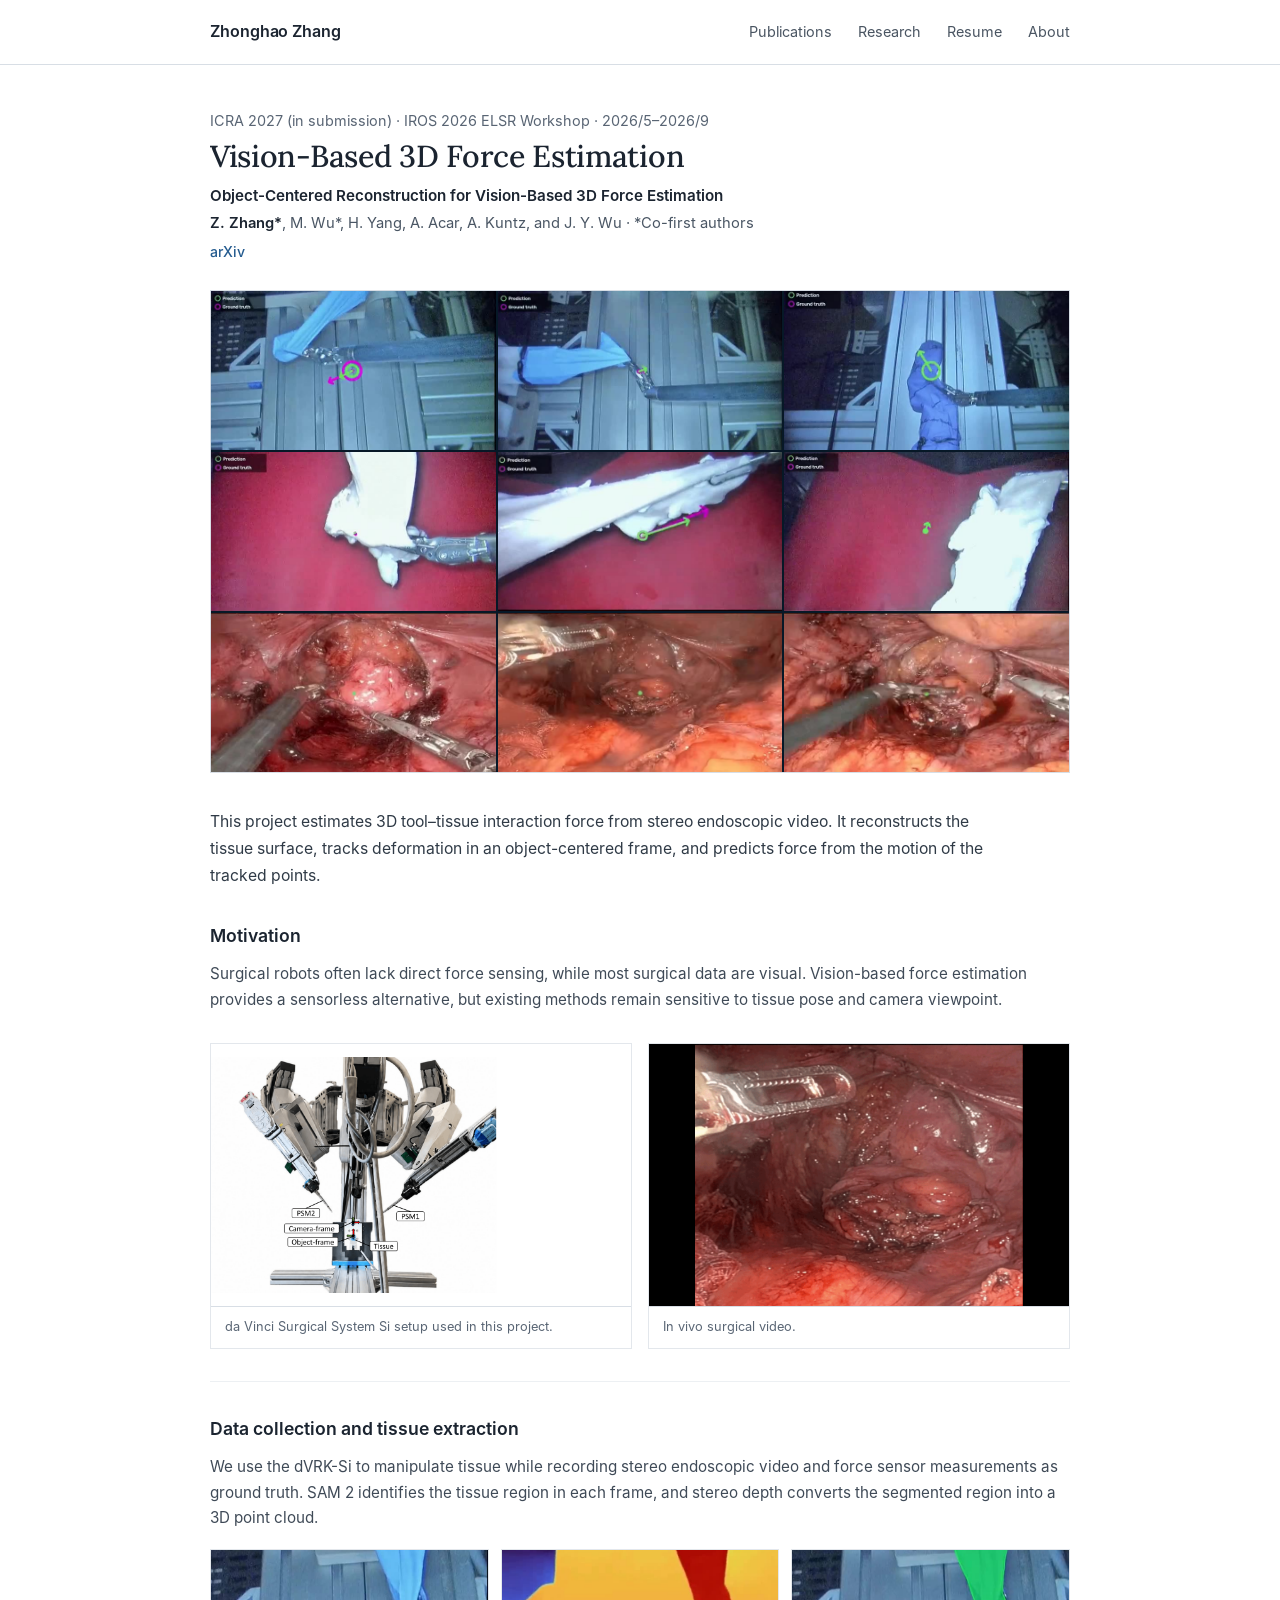
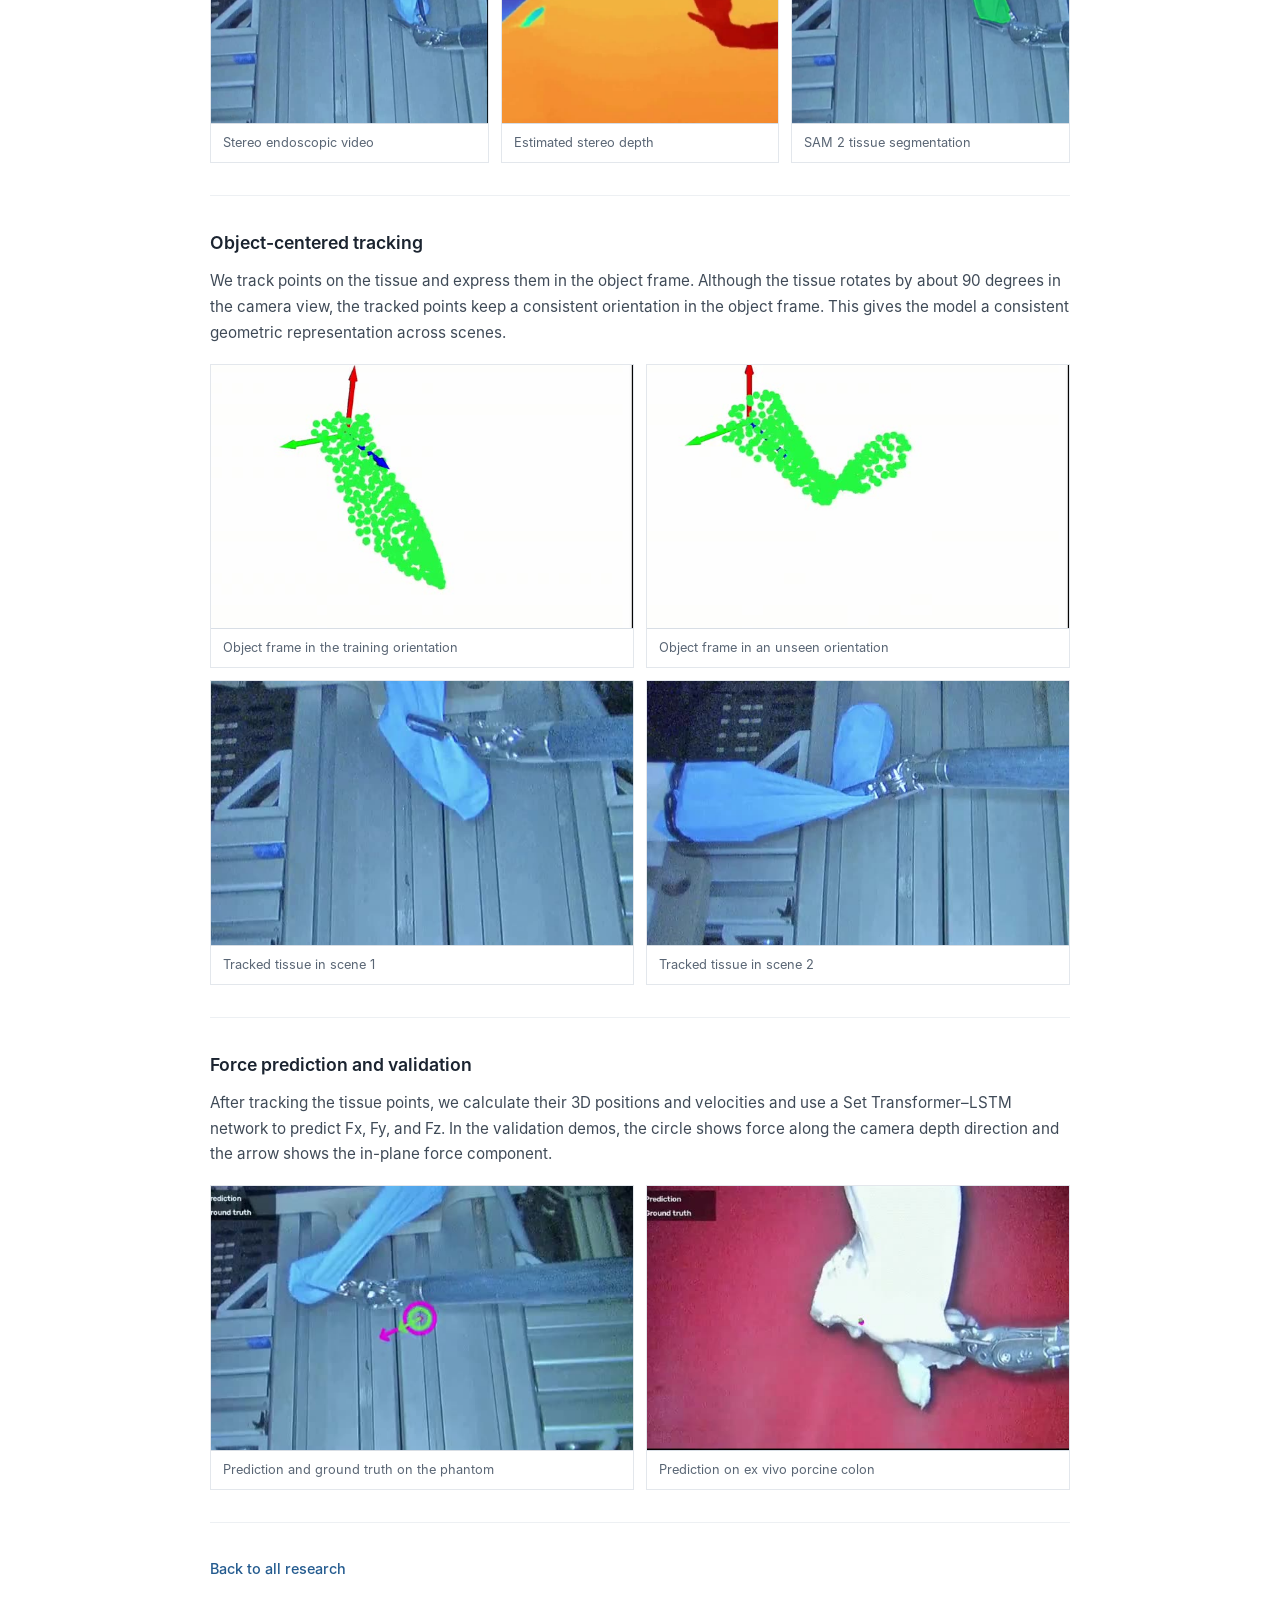
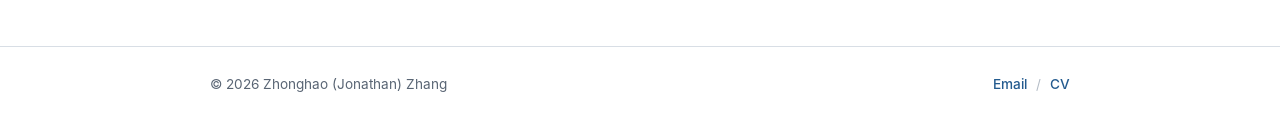
<file: research/vision-force-estimation/index.html>
<!DOCTYPE html>
<html lang="en"><head><meta charset="utf-8"><meta name="viewport" content="width=device-width, initial-scale=1"><link rel="preload" href="../vision-force/motivation-dvrk-si.png" as="image"><link rel="stylesheet" href="../../_next/static/css/index.x5koiVtR.css" data-rsc-css-href="/_next/static/css/index.x5koiVtR.css" data-precedence="vite-rsc/importer-resources"><title>Zhonghao Zhang · Robotics Research</title><meta name="description" content="Zhonghao Zhang researches robot perception, physical interaction, dynamics, and learning for surgical and contact-rich robotics."><link rel="shortcut icon" href="../../favicon.svg"><link rel="icon" href="../../favicon.svg"></head><body><header class="site-header"><div class="shell-narrow header-inner"><a href="../../index.html" class="brand" aria-label="Zhonghao Zhang home"><span class="brand-name">Zhonghao Zhang</span></a><nav aria-label="Primary navigation" class="main-nav"><a href="../../index.html#publications">Publications</a><a href="../../index.html#research">Research</a><a href="../../resume/index.html">Resume</a><a href="../../about/index.html">About</a></nav></div></header><main><section class="project-hero shell-narrow project-hero-wide"><div class="project-hero-copy"><p class="project-venue">ICRA 2027 (in submission) · IROS 2026 ELSR Workshop<!-- --> · <!-- -->2026/5–2026/9</p><h1>Vision-Based 3D Force Estimation</h1><div class="project-hero-paper"><p class="project-hero-paper-title">Object-Centered Reconstruction for Vision-Based 3D Force Estimation</p><p class="project-hero-authors"><strong>Z. Zhang*</strong>, M. Wu*, H. Yang, A. Acar, A. Kuntz, and J. Y. Wu · *Co-first authors</p><a class="paper-action-link" href="https://arxiv.org/abs/2609.23856" target="_blank" rel="noreferrer">arXiv</a></div></div><div class="project-cover project-cover-wide  "><div class="vision-force-cover-grid" aria-label="Animated overview of phantom, ex vivo, and in vivo force-estimation experiments"><video src="../vision-force/cover-01.mp4" poster="../vision-force/cover-01.jpg" muted="" loop="" playsinline="" preload="none" aria-label="Vision-based force estimation experiment 1"></video><video src="../vision-force/cover-02.mp4" poster="../vision-force/cover-02.jpg" muted="" loop="" playsinline="" preload="none" aria-label="Vision-based force estimation experiment 2"></video><video src="../vision-force/cover-03.mp4" poster="../vision-force/cover-03.jpg" muted="" loop="" playsinline="" preload="none" aria-label="Vision-based force estimation experiment 3"></video><video src="../vision-force/cover-04.mp4" poster="../vision-force/cover-04.jpg" muted="" loop="" playsinline="" preload="none" aria-label="Vision-based force estimation experiment 4"></video><video src="../vision-force/cover-05.mp4" poster="../vision-force/cover-05.jpg" muted="" loop="" playsinline="" preload="none" aria-label="Vision-based force estimation experiment 5"></video><video src="../vision-force/cover-06.mp4" poster="../vision-force/cover-06.jpg" muted="" loop="" playsinline="" preload="none" aria-label="Vision-based force estimation experiment 6"></video><video src="../vision-force/cover-07.mp4" poster="../vision-force/cover-07.jpg" muted="" loop="" playsinline="" preload="none" aria-label="Vision-based force estimation experiment 7"></video><video src="../vision-force/cover-08.mp4" poster="../vision-force/cover-08.jpg" muted="" loop="" playsinline="" preload="none" aria-label="Vision-based force estimation experiment 8"></video><video src="../vision-force/cover-09.mp4" poster="../vision-force/cover-09.jpg" muted="" loop="" playsinline="" preload="none" aria-label="Vision-based force estimation experiment 9"></video></div></div></section><section class="shell-narrow project-page-body"><div class="vision-force-story"><p class="vision-force-intro">This project estimates 3D tool–tissue interaction force from stereo endoscopic video. It reconstructs the tissue surface, tracks deformation in an object-centered frame, and predicts force from the motion of the tracked points.</p><section class="project-demo-section"><div class="project-demo-copy"><p class="project-demo-title">Motivation</p><p>Surgical robots often lack direct force sensing, while most surgical data are visual. Vision-based force estimation provides a sensorless alternative, but existing methods remain sensitive to tissue pose and camera viewpoint.</p></div><div class="motivation-gallery"><figure class="motivation-figure"><div class="motivation-visual"><img src="../vision-force/motivation-dvrk-si.png" alt="Annotated da Vinci Surgical System Si setup with PSM1, PSM2, tissue, camera frame, and object frame"></div><figcaption>da Vinci Surgical System Si setup used in this project.</figcaption></figure><figure class="motivation-figure"><div class="motivation-visual motivation-visual-dark"><img src="../vision-force/motivation-in-vivo.gif" alt="Animated in vivo endoscopic surgical scene" loading="lazy"></div><figcaption>In vivo surgical video.</figcaption></figure></div></section><section class="project-demo-section"><div class="project-demo-copy"><p class="project-demo-title">Data collection and tissue extraction</p><p>We use the dVRK-Si to manipulate tissue while recording stereo endoscopic video and force sensor measurements as ground truth. SAM 2 identifies the tissue region in each frame, and stereo depth converts the segmented region into a 3D point cloud.</p></div><div class="motion-gallery motion-gallery-three"><figure class="motion-figure"><video src="../vision-force/pipeline-stereo.mp4" poster="../vision-force/pipeline-stereo.jpg" muted="" loop="" playsinline="" preload="none" aria-label="Stereo endoscopic video"></video><figcaption>Stereo endoscopic video</figcaption></figure><figure class="motion-figure"><video src="../vision-force/pipeline-depth.mp4" poster="../vision-force/pipeline-depth.jpg" muted="" loop="" playsinline="" preload="none" aria-label="Estimated stereo depth"></video><figcaption>Estimated stereo depth</figcaption></figure><figure class="motion-figure"><video src="../vision-force/pipeline-mask.mp4" poster="../vision-force/pipeline-mask.jpg" muted="" loop="" playsinline="" preload="none" aria-label="SAM 2 tissue segmentation"></video><figcaption>SAM 2 tissue segmentation</figcaption></figure></div></section><section class="project-demo-section"><div class="project-demo-copy"><p class="project-demo-title">Object-centered tracking</p><p>We track points on the tissue and express them in the object frame. Although the tissue rotates by about 90 degrees in the camera view, the tracked points keep a consistent orientation in the object frame. This gives the model a consistent geometric representation across scenes.</p></div><div class="motion-gallery motion-gallery-four"><figure class="motion-figure"><video src="../vision-force/object-frame-train.mp4" poster="../vision-force/object-frame-train.jpg" muted="" loop="" playsinline="" preload="none" aria-label="Object frame in the training orientation"></video><figcaption>Object frame in the training orientation</figcaption></figure><figure class="motion-figure"><video src="../vision-force/object-frame-test.mp4" poster="../vision-force/object-frame-test.jpg" muted="" loop="" playsinline="" preload="none" aria-label="Object frame in an unseen orientation"></video><figcaption>Object frame in an unseen orientation</figcaption></figure><figure class="motion-figure"><video src="../vision-force/tracking-train.mp4" poster="../vision-force/tracking-train.jpg" muted="" loop="" playsinline="" preload="none" aria-label="Tracked tissue in scene 1"></video><figcaption>Tracked tissue in scene 1</figcaption></figure><figure class="motion-figure"><video src="../vision-force/tracking-test.mp4" poster="../vision-force/tracking-test.jpg" muted="" loop="" playsinline="" preload="none" aria-label="Tracked tissue in scene 2"></video><figcaption>Tracked tissue in scene 2</figcaption></figure></div></section><section class="project-demo-section"><div class="project-demo-copy"><p class="project-demo-title">Force prediction and validation</p><p>After tracking the tissue points, we calculate their 3D positions and velocities and use a Set Transformer–LSTM network to predict Fx, Fy, and Fz. In the validation demos, the circle shows force along the camera depth direction and the arrow shows the in-plane force component.</p></div><div class="motion-gallery motion-gallery-two"><figure class="motion-figure"><video src="../vision-force/force-prediction-phantom.mp4" poster="../vision-force/force-prediction-phantom.jpg" muted="" loop="" playsinline="" preload="none" aria-label="Prediction and ground truth on the phantom"></video><figcaption>Prediction and ground truth on the phantom</figcaption></figure><figure class="motion-figure"><video src="../vision-force/force-prediction-colon.mp4" poster="../vision-force/force-prediction-colon.jpg" muted="" loop="" playsinline="" preload="none" aria-label="Prediction on ex vivo porcine colon"></video><figcaption>Prediction on ex vivo porcine colon</figcaption></figure></div></section></div><a class="text-link" href="../../index.html#research">Back to all research</a></section></main><footer class="site-footer"><div class="shell-narrow footer-inner"><p>© <!-- -->2026<!-- --> <!-- -->Zhonghao (Jonathan) Zhang</p><div class="link-row footer-links"><a href="mailto:zhonghao.zhang@vanderbilt.edu">Email</a><a href="../../Zhonghao_Zhang_Resume.pdf">CV</a></div></div></footer><script>(()=>{const reduced=matchMedia('(prefers-reduced-motion: reduce)').matches;const observer=new IntersectionObserver(entries=>entries.forEach(({target,isIntersecting})=>{if(isIntersecting&&!reduced)target.play().catch(()=>{});else target.pause()}),{rootMargin:'200px'});document.querySelectorAll('video').forEach(v=>{v.muted=true;v.addEventListener('click',()=>v.paused?v.play():v.pause());observer.observe(v)})})();</script></body></html>
</file>
